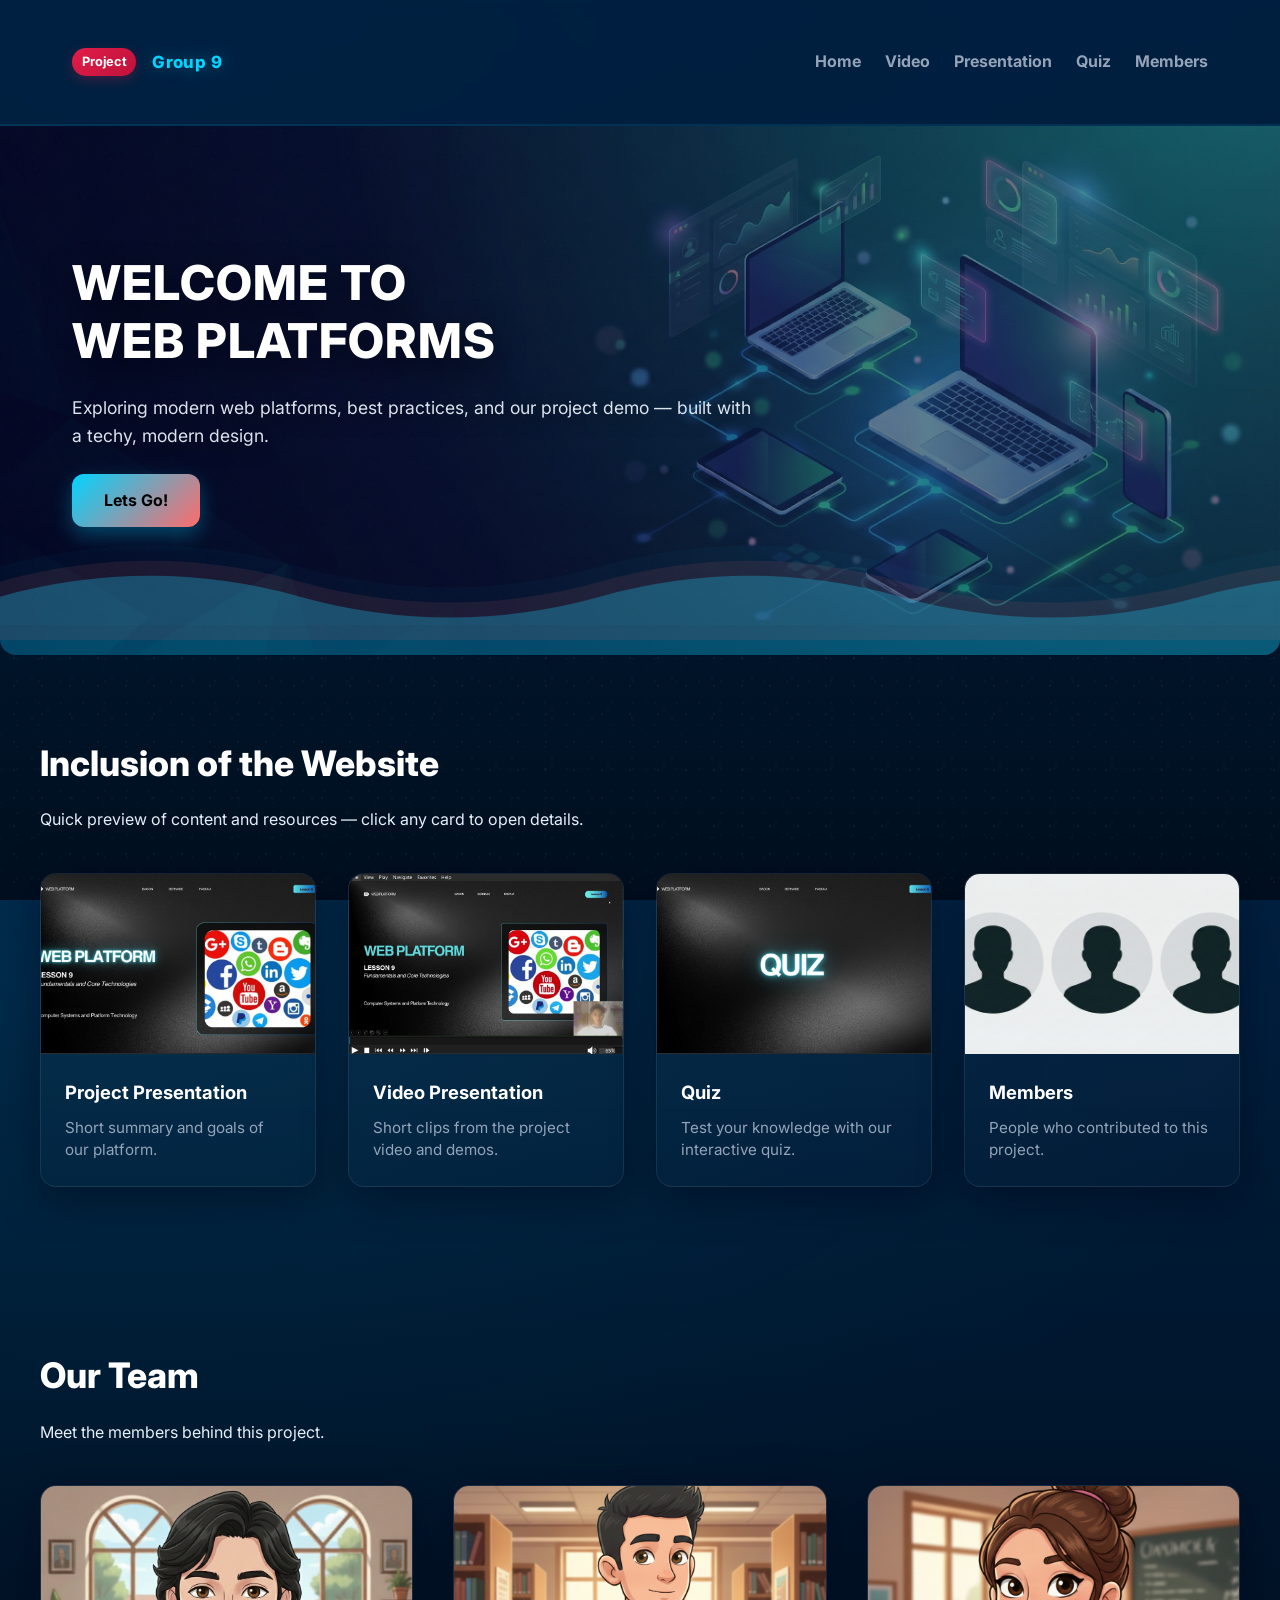
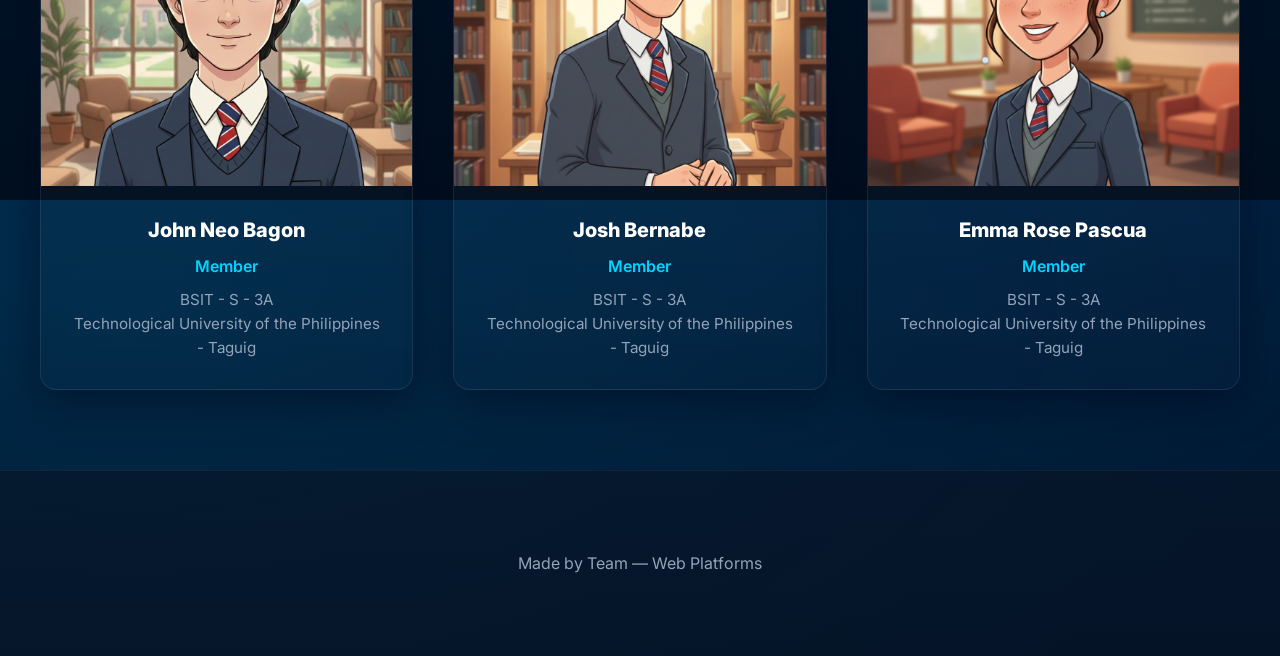
<file: index.html>
<!doctype html>
<html lang="en">
<head>
  <meta charset="utf-8">
  <meta name="viewport" content="width=device-width,initial-scale=1">
  <title>Web Platforms — Presentation & Report</title>
  <link href="https://fonts.googleapis.com/css2?family=Inter:wght@300;400;700;800&display=swap" rel="stylesheet">
  <link rel="stylesheet" href="style.css">
</head>
<body>
  <header class="topbar">
    <div class="container topbar-inner">
      <div class="brand">
        <span class="ribbon">Project</span>
        <div class="logo">Group 9</div>
      </div>
      <nav class="main-nav">
        <a href="index.html">Home</a>
        <a href="video.html">Video</a>
        <a href="report.html">Presentation</a>
        <a href="Quiz.html">Quiz</a>
        <a href="#presentation">Members</a>
      </nav>
    </div>
  </header>

  <main>
    <section class="hero" id="home">
      <div class="hero-overlay"></div>
      <div class="wave wave-1"></div>
      <div class="wave wave-2"></div>
      <div class="wave wave-3"></div>
      <div class="container hero-inner">
        <div class="hero-content">
          <h1>WELCOME TO</br> WEB PLATFORMS</h1>
          <p class="lead">Exploring modern web platforms, best practices, and our project demo — built with a techy, modern design.</p>
          <div class="hero-actions">
            <a class="cta" href="#gallery">Lets Go!</a>
          
          </div>
        </div>
      </div>
    </section>

    <section class="cards-section container" id="gallery">
      <h2>Inclusion of the Website</h2>
      <p class="muted">Quick preview of content and resources — click any card to open details.</p>

      <div class="cards-grid">
        <a href="report.html" class="card-link">
          <article class="card">
            <div class="card-media" style="background-image:url('assets/1.jpg');background-size:cover;background-position:center"></div>
            <div class="card-body">
              <h3>Project Presentation</h3>
              <p class="muted">Short summary and goals of our platform.</p>
            </div>
          </article>
        </a>

        <a href="video.html" class="card-link">
          <article class="card">
            <div class="card-media" style="background-image:url('assets/vidpres.jpg');background-size:cover;background-position:center"></div>
            <div class="card-body">
              <h3>Video Presentation</h3>
              <p class="muted">Short clips from the project video and demos.</p>
            </div>
          </article>
        </a>

        <a href="quiz.html" class="card-link">
        <article class="card">
          <div class="card-media" style="background-image:url('assets/45.jpg');background-size:cover;background-position:center"></div>
          <div class="card-body">
            <h3>Quiz</h3>
              <p class="muted">Test your knowledge with our interactive quiz.</p>
          </div>
        </article>

        <a href="#presentation" class="card-link">
          <article class="card">
            <div class="card-media" style="background-image:url('assets/prof.png');background-size:cover;background-position:center"></div>
            <div class="card-body">
              <h3>Members</h3>
              <p class="muted">People who contributed to this project.</p>
            </div>
          </article>
        </a>
      </div>
    </section>

    <section id="presentation" class="members-section container">
      <h2>Our Team</h2>
      <p class="muted">Meet the members behind this project.</p>
      
      <div class="members-grid">
        <article class="member-card">
          <div class="member-image">
            <img src="assets/neo1.png" alt="Team Member">
          </div>
          <div class="member-info">
            <h3 class="member-name">John Neo Bagon</h3>
            <p class="member-role">Member</p>
            <p class="member-section">BSIT - S - 3A</p>
             <p class="member-section">Technological University of the Philippines - Taguig</p>
          </div>
        </article>

        <article class="member-card">
          <div class="member-image">
            <img src="assets/josh.png" alt="Team Member">
          </div>
          <div class="member-info">
            <h3 class="member-name">Josh Bernabe</h3>
            <p class="member-role">Member</p>
            <p class="member-section">BSIT - S - 3A </p>
             <p class="member-section">Technological University of the Philippines - Taguig </p>
          </div>
        </article>

        <article class="member-card">
          <div class="member-image">
            <img src="assets/emma1.png" alt="Team Member">
          </div>
          <div class="member-info">
            <h3 class="member-name">Emma Rose Pascua</h3>
            <p class="member-role">Member</p>
            <p class="member-section">BSIT - S - 3A</p>
            <p class="member-section">Technological University of the Philippines - Taguig</p>
          </div>
        </article>
      </div>
    </section>
  </main>

  <footer class="site-footer">
    <div class="container">
      <p>Made by Team — Web Platforms</p>
    </div>
  </footer>

  <script src="script.js"></script>
</body>
</html>
</file>
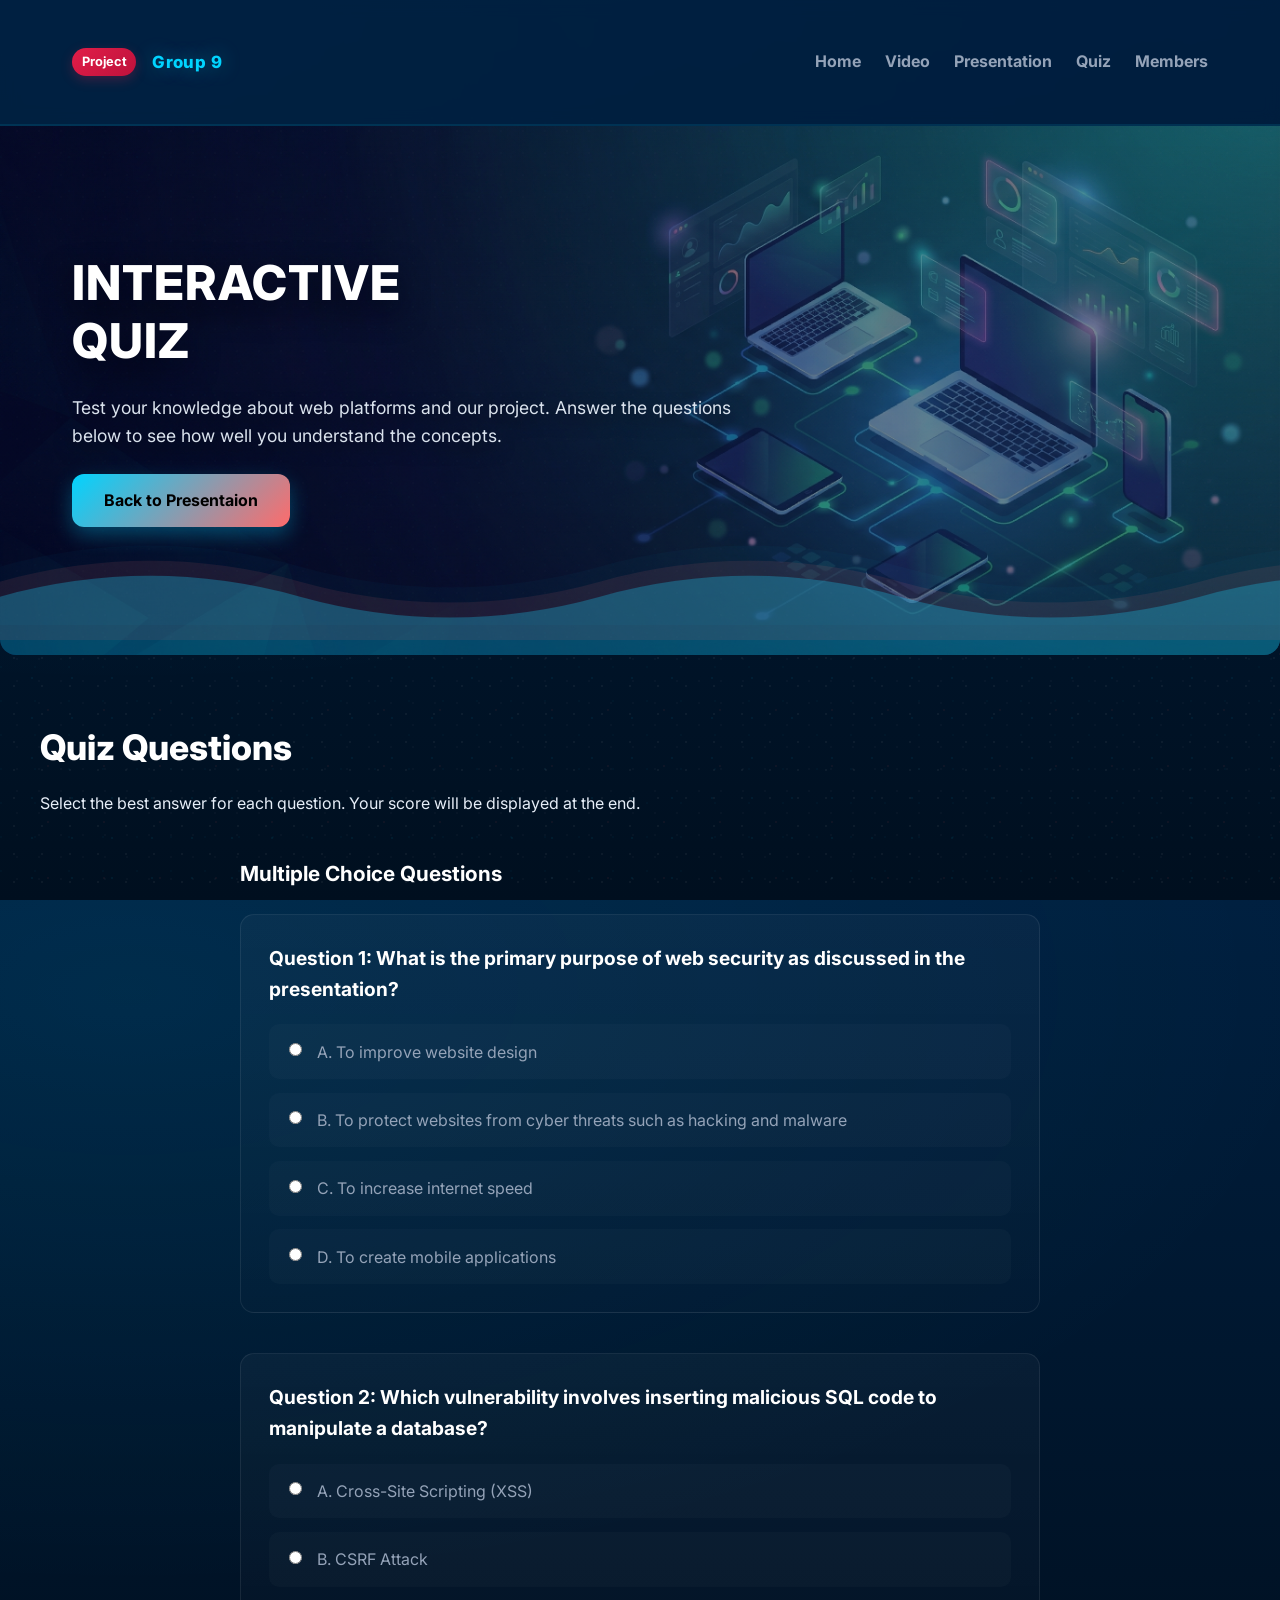
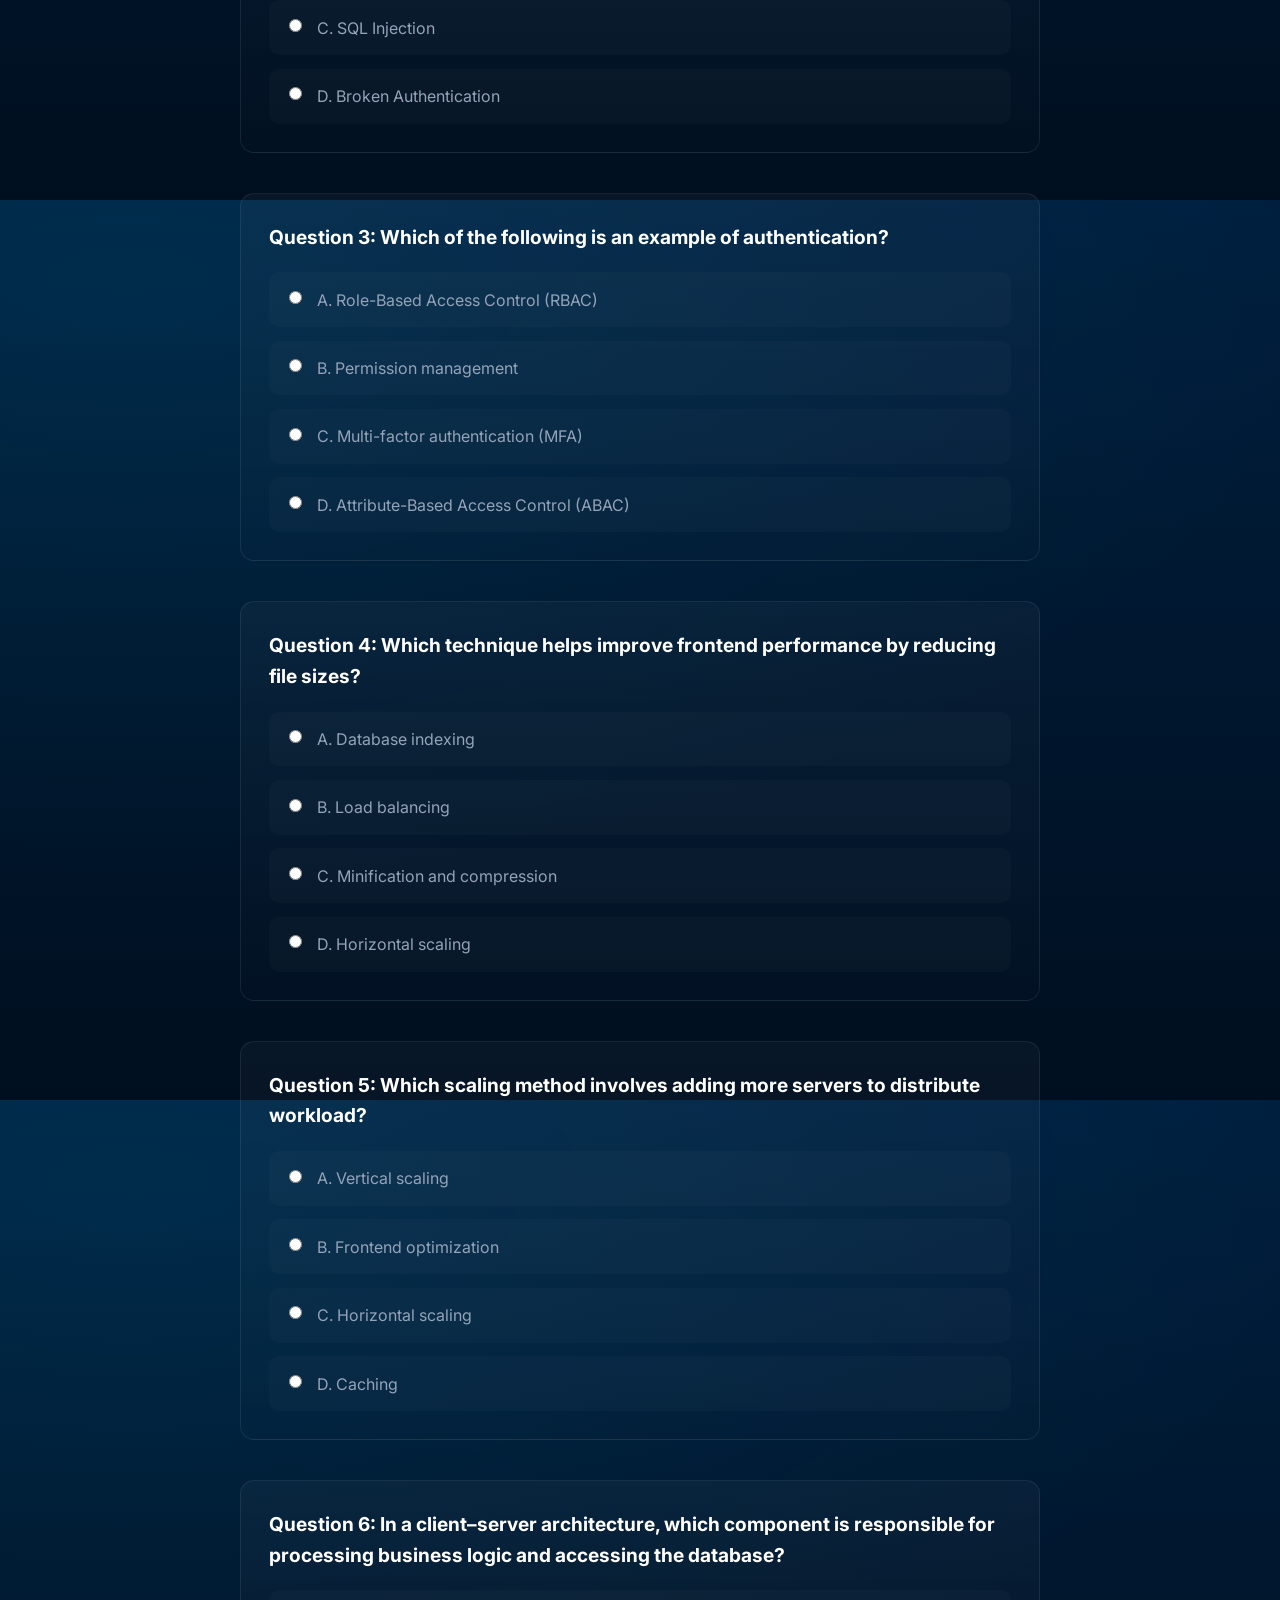
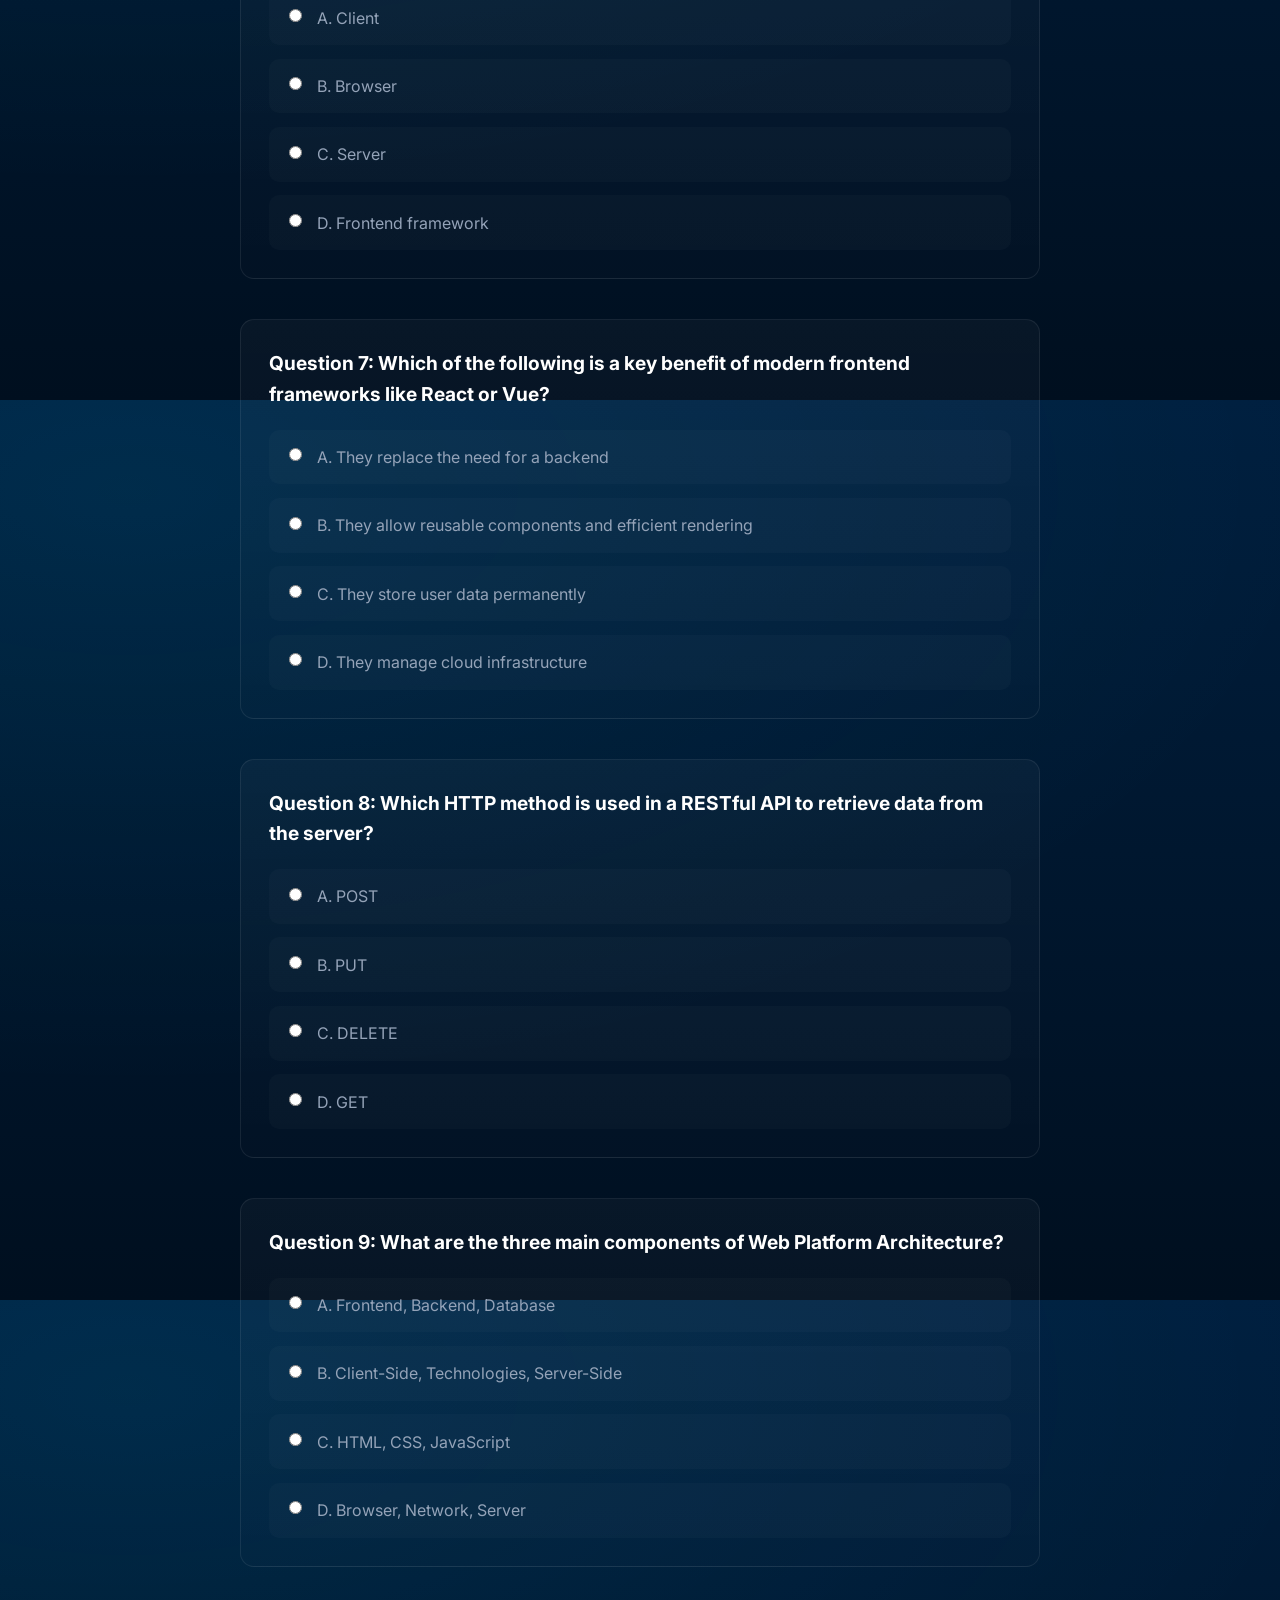
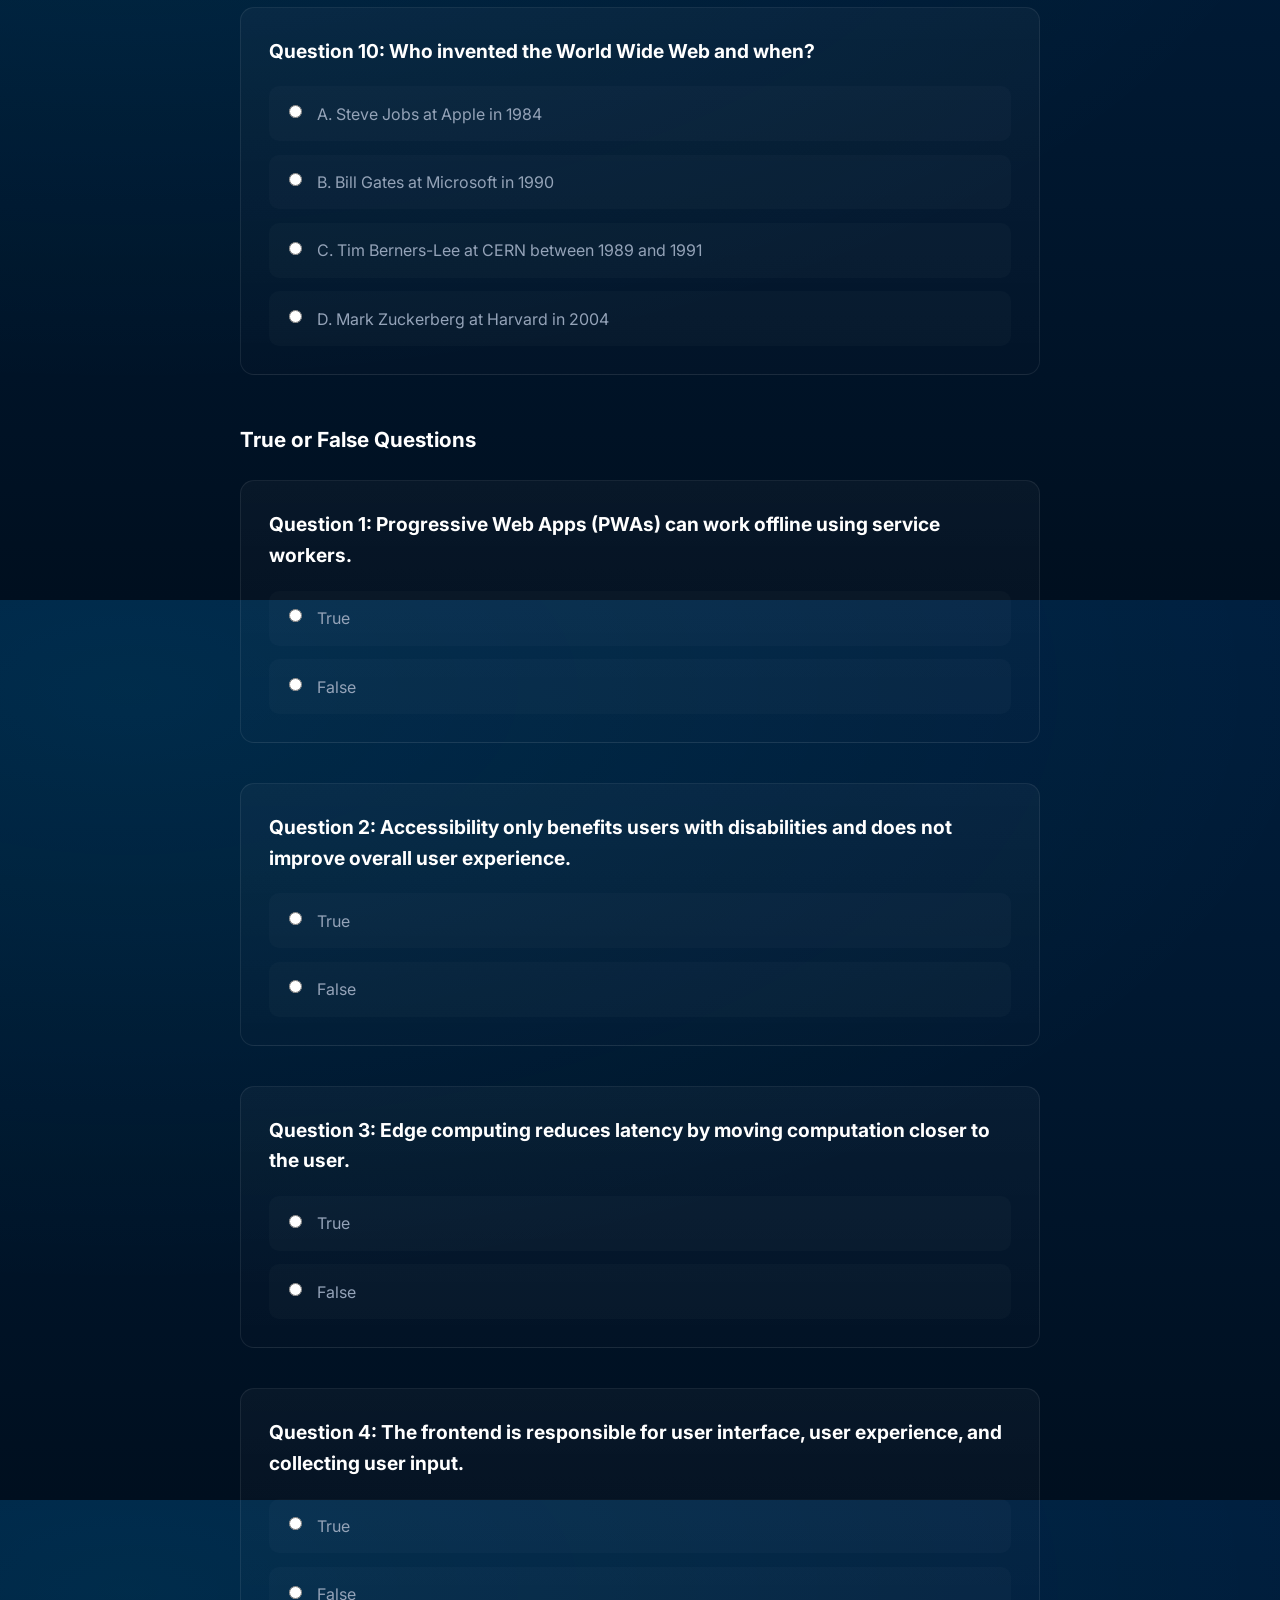
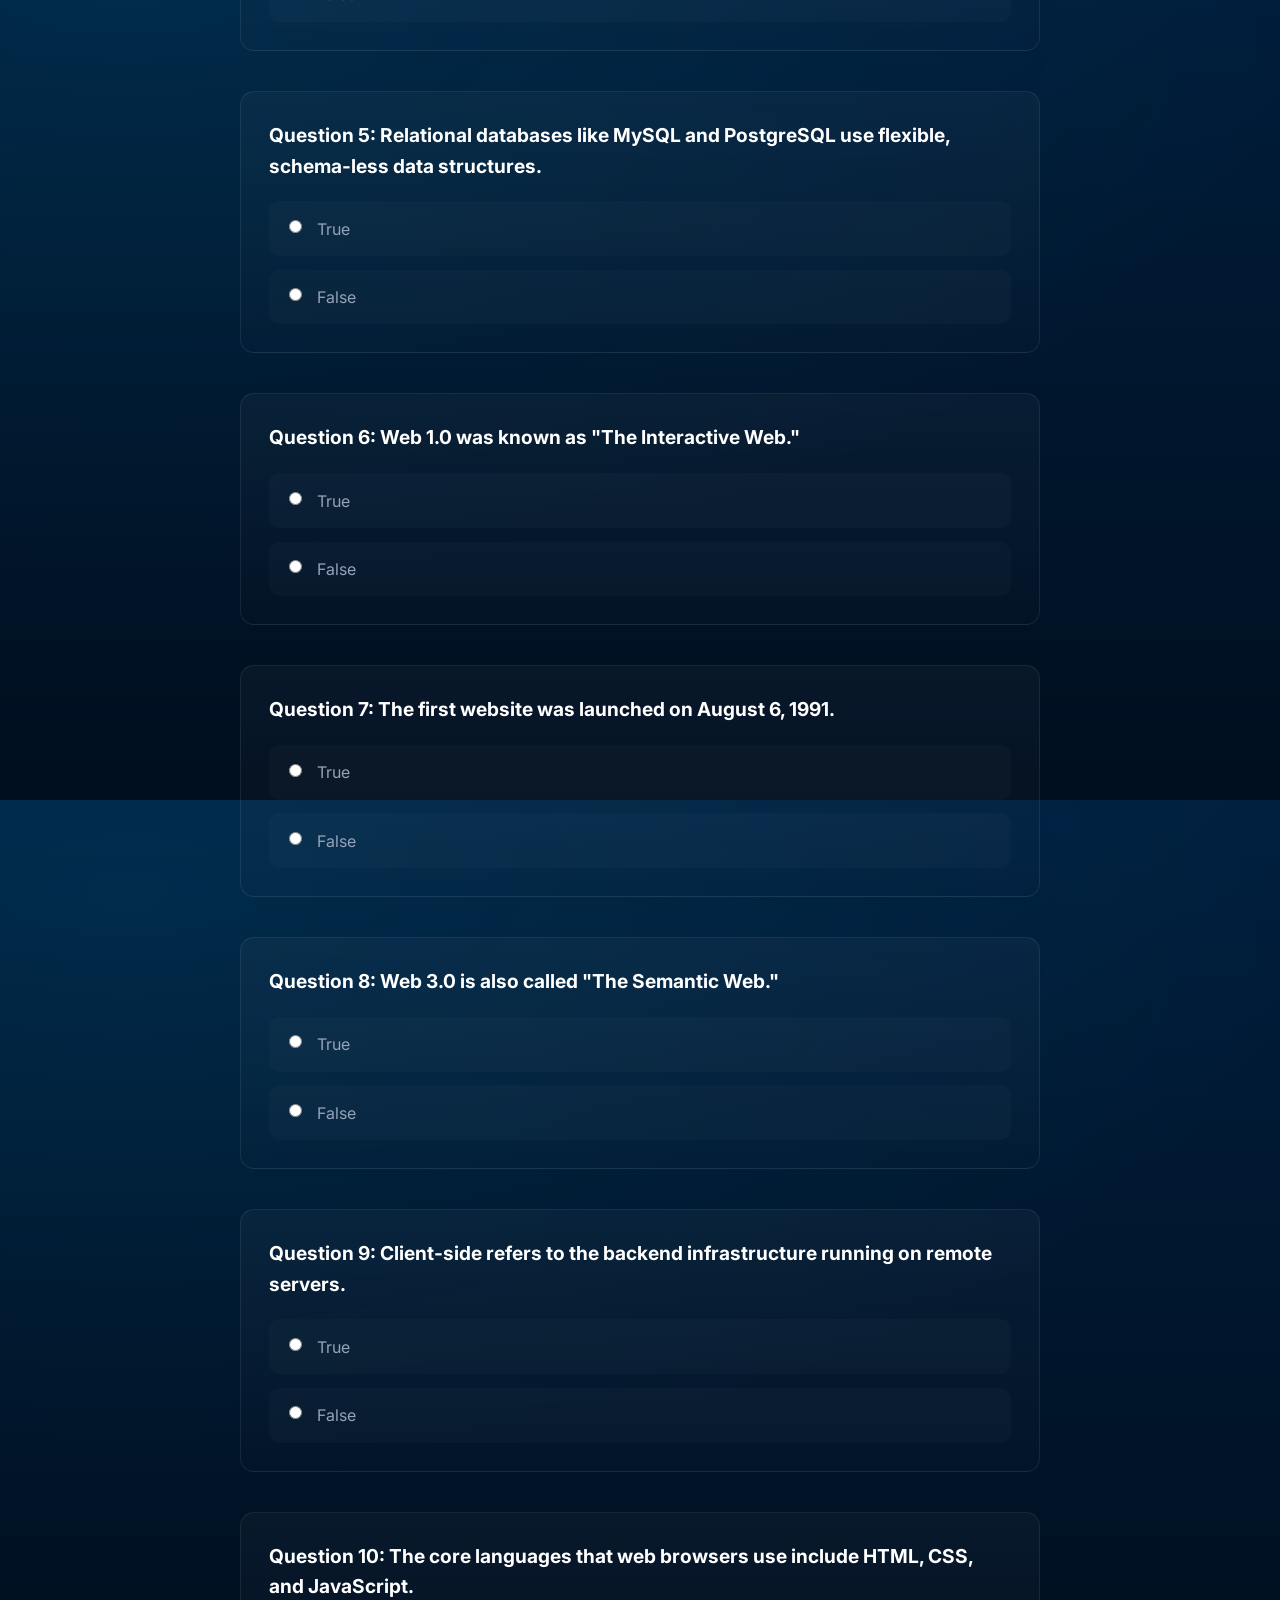
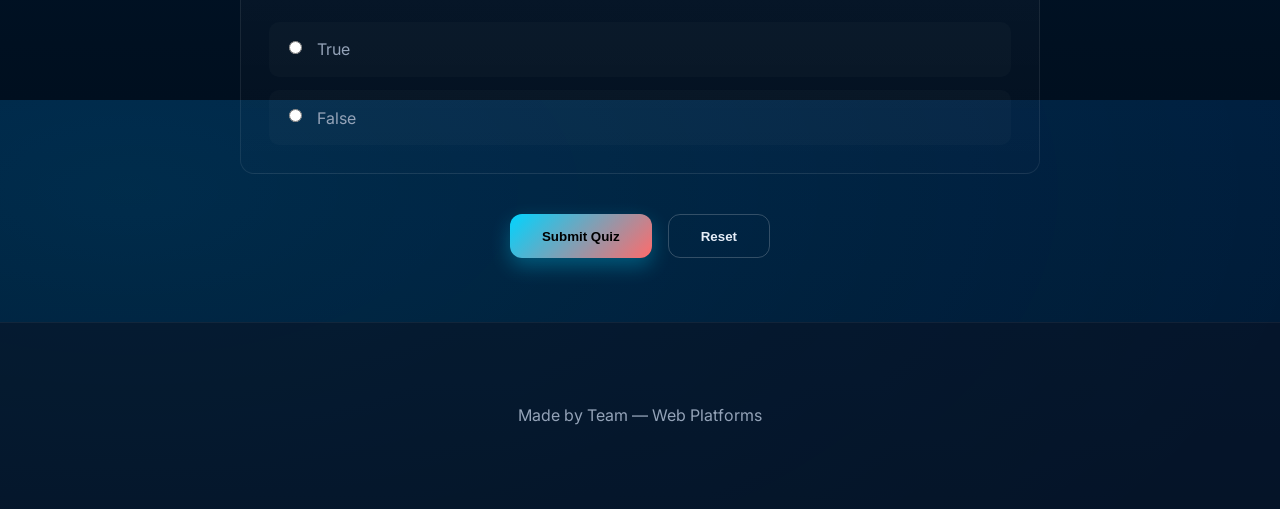
<file: quiz.html>
<!doctype html>
<html lang="en">
<head>
  <meta charset="utf-8">
  <meta name="viewport" content="width=device-width,initial-scale=1">
  <title>Quiz — Web Platforms</title>
  <link href="https://fonts.googleapis.com/css2?family=Inter:wght@300;400;700;800&display=swap" rel="stylesheet">
  <link rel="stylesheet" href="style.css">
</head>
<body>
  <header class="topbar">
    <div class="container topbar-inner">
      <div class="brand">
        <span class="ribbon">Project</span>
        <div class="logo">Group 9</div>
      </div>
      <nav class="main-nav">
        <a href="index.html">Home</a>
        <a href="video.html">Video</a>
        <a href="report.html">Presentation</a>
        <a href="Quiz.html">Quiz</a>
        <a href="index.html#presentation">Members</a>
      </nav>
    </div>
  </header>

  <main>
    <section class="hero" id="quiz">
      <div class="hero-overlay"></div>
      <div class="wave wave-1"></div>
      <div class="wave wave-2"></div>
      <div class="wave wave-3"></div>
      <div class="container hero-inner">
        <div class="hero-content">
          <h1>INTERACTIVE<br>QUIZ</h1>
          <p class="lead">Test your knowledge about web platforms and our project. Answer the questions below to see how well you understand the concepts.</p>
           <div class="hero-actions">
            <a class="cta" href="report.html">Back to Presentaion</a>
          </div>        
        </div>
      </div>
    </section>

    <section class="quiz-section container" style="padding:4rem 0">
      <h2>Quiz Questions</h2>
      <p class="muted">Select the best answer for each question. Your score will be displayed at the end.</p>

      <form id="quizForm" class="quiz-form">
        <h3 style="color:#fff;margin-bottom:1.5rem;font-size:1.3rem">Multiple Choice Questions</h3>
        
        <div class="quiz-question">
          <h3>Question 1: What is the primary purpose of web security as discussed in the presentation?</h3>
          <div class="quiz-options">
            <label class="quiz-option">
              <input type="radio" name="q1" value="a" required>
              <span>A. To improve website design</span>
            </label>
            <label class="quiz-option">
              <input type="radio" name="q1" value="b">
              <span>B. To protect websites from cyber threats such as hacking and malware</span>
            </label>
            <label class="quiz-option">
              <input type="radio" name="q1" value="c">
              <span>C. To increase internet speed</span>
            </label>
            <label class="quiz-option">
              <input type="radio" name="q1" value="d">
              <span>D. To create mobile applications</span>
            </label>
          </div>
        </div>

        <div class="quiz-question">
          <h3>Question 2: Which vulnerability involves inserting malicious SQL code to manipulate a database?</h3>
          <div class="quiz-options">
            <label class="quiz-option">
              <input type="radio" name="q2" value="a" required>
              <span>A. Cross-Site Scripting (XSS)</span>
            </label>
            <label class="quiz-option">
              <input type="radio" name="q2" value="b">
              <span>B. CSRF Attack</span>
            </label>
            <label class="quiz-option">
              <input type="radio" name="q2" value="c">
              <span>C. SQL Injection</span>
            </label>
            <label class="quiz-option">
              <input type="radio" name="q2" value="d">
              <span>D. Broken Authentication</span>
            </label>
          </div>
        </div>

        <div class="quiz-question">
          <h3>Question 3: Which of the following is an example of authentication?</h3>
          <div class="quiz-options">
            <label class="quiz-option">
              <input type="radio" name="q3" value="a" required>
              <span>A. Role-Based Access Control (RBAC)</span>
            </label>
            <label class="quiz-option">
              <input type="radio" name="q3" value="b">
              <span>B. Permission management</span>
            </label>
            <label class="quiz-option">
              <input type="radio" name="q3" value="c">
              <span>C. Multi-factor authentication (MFA)</span>
            </label>
            <label class="quiz-option">
              <input type="radio" name="q3" value="d">
              <span>D. Attribute-Based Access Control (ABAC)</span>
            </label>
          </div>
        </div>

        <div class="quiz-question">
          <h3>Question 4: Which technique helps improve frontend performance by reducing file sizes?</h3>
          <div class="quiz-options">
            <label class="quiz-option">
              <input type="radio" name="q4" value="a" required>
              <span>A. Database indexing</span>
            </label>
            <label class="quiz-option">
              <input type="radio" name="q4" value="b">
              <span>B. Load balancing</span>
            </label>
            <label class="quiz-option">
              <input type="radio" name="q4" value="c">
              <span>C. Minification and compression</span>
            </label>
            <label class="quiz-option">
              <input type="radio" name="q4" value="d">
              <span>D. Horizontal scaling</span>
            </label>
          </div>
        </div>

        <div class="quiz-question">
          <h3>Question 5: Which scaling method involves adding more servers to distribute workload?</h3>
          <div class="quiz-options">
            <label class="quiz-option">
              <input type="radio" name="q5" value="a" required>
              <span>A. Vertical scaling</span>
            </label>
            <label class="quiz-option">
              <input type="radio" name="q5" value="b">
              <span>B. Frontend optimization</span>
            </label>
            <label class="quiz-option">
              <input type="radio" name="q5" value="c">
              <span>C. Horizontal scaling</span>
            </label>
            <label class="quiz-option">
              <input type="radio" name="q5" value="d">
              <span>D. Caching</span>
            </label>
          </div>
        </div>

        <div class="quiz-question">
          <h3>Question 6: In a client–server architecture, which component is responsible for processing business logic and accessing the database?</h3>
          <div class="quiz-options">
            <label class="quiz-option">
              <input type="radio" name="q6" value="a" required>
              <span>A. Client</span>
            </label>
            <label class="quiz-option">
              <input type="radio" name="q6" value="b">
              <span>B. Browser</span>
            </label>
            <label class="quiz-option">
              <input type="radio" name="q6" value="c">
              <span>C. Server</span>
            </label>
            <label class="quiz-option">
              <input type="radio" name="q6" value="d">
              <span>D. Frontend framework</span>
            </label>
          </div>
        </div>

        <div class="quiz-question">
          <h3>Question 7: Which of the following is a key benefit of modern frontend frameworks like React or Vue?</h3>
          <div class="quiz-options">
            <label class="quiz-option">
              <input type="radio" name="q7" value="a" required>
              <span>A. They replace the need for a backend</span>
            </label>
            <label class="quiz-option">
              <input type="radio" name="q7" value="b">
              <span>B. They allow reusable components and efficient rendering</span>
            </label>
            <label class="quiz-option">
              <input type="radio" name="q7" value="c">
              <span>C. They store user data permanently</span>
            </label>
            <label class="quiz-option">
              <input type="radio" name="q7" value="d">
              <span>D. They manage cloud infrastructure</span>
            </label>
          </div>
        </div>

        <div class="quiz-question">
          <h3>Question 8: Which HTTP method is used in a RESTful API to retrieve data from the server?</h3>
          <div class="quiz-options">
            <label class="quiz-option">
              <input type="radio" name="q8" value="a" required>
              <span>A. POST</span>
            </label>
            <label class="quiz-option">
              <input type="radio" name="q8" value="b">
              <span>B. PUT</span>
            </label>
            <label class="quiz-option">
              <input type="radio" name="q8" value="c">
              <span>C. DELETE</span>
            </label>
            <label class="quiz-option">
              <input type="radio" name="q8" value="d">
              <span>D. GET</span>
            </label>
          </div>
        </div>

        <div class="quiz-question">
          <h3>Question 9: What are the three main components of Web Platform Architecture?</h3>
          <div class="quiz-options">
            <label class="quiz-option">
              <input type="radio" name="q9" value="a" required>
              <span>A. Frontend, Backend, Database</span>
            </label>
            <label class="quiz-option">
              <input type="radio" name="q9" value="b">
              <span>B. Client-Side, Technologies, Server-Side</span>
            </label>
            <label class="quiz-option">
              <input type="radio" name="q9" value="c">
              <span>C. HTML, CSS, JavaScript</span>
            </label>
            <label class="quiz-option">
              <input type="radio" name="q9" value="d">
              <span>D. Browser, Network, Server</span>
            </label>
          </div>
        </div>

        <div class="quiz-question">
          <h3>Question 10: Who invented the World Wide Web and when?</h3>
          <div class="quiz-options">
            <label class="quiz-option">
              <input type="radio" name="q10" value="a" required>
              <span>A. Steve Jobs at Apple in 1984</span>
            </label>
            <label class="quiz-option">
              <input type="radio" name="q10" value="b">
              <span>B. Bill Gates at Microsoft in 1990</span>
            </label>
            <label class="quiz-option">
              <input type="radio" name="q10" value="c">
              <span>C. Tim Berners-Lee at CERN between 1989 and 1991</span>
            </label>
            <label class="quiz-option">
              <input type="radio" name="q10" value="d">
              <span>D. Mark Zuckerberg at Harvard in 2004</span>
            </label>
          </div>
        </div>

        <h3 style="color:#fff;margin:3rem 0 1.5rem;font-size:1.3rem">True or False Questions</h3>

        <div class="quiz-question">
          <h3>Question 1: Progressive Web Apps (PWAs) can work offline using service workers.</h3>
          <div class="quiz-options">
            <label class="quiz-option">
              <input type="radio" name="tf1" value="true" required>
              <span>True</span>
            </label>
            <label class="quiz-option">
              <input type="radio" name="tf1" value="false">
              <span>False</span>
            </label>
          </div>
        </div>

        <div class="quiz-question">
          <h3>Question 2: Accessibility only benefits users with disabilities and does not improve overall user experience.</h3>
          <div class="quiz-options">
            <label class="quiz-option">
              <input type="radio" name="tf2" value="true" required>
              <span>True</span>
            </label>
            <label class="quiz-option">
              <input type="radio" name="tf2" value="false">
              <span>False</span>
            </label>
          </div>
        </div>

        <div class="quiz-question">
          <h3>Question 3: Edge computing reduces latency by moving computation closer to the user.</h3>
          <div class="quiz-options">
            <label class="quiz-option">
              <input type="radio" name="tf3" value="true" required>
              <span>True</span>
            </label>
            <label class="quiz-option">
              <input type="radio" name="tf3" value="false">
              <span>False</span>
            </label>
          </div>
        </div>

        <div class="quiz-question">
          <h3>Question 4: The frontend is responsible for user interface, user experience, and collecting user input.</h3>
          <div class="quiz-options">
            <label class="quiz-option">
              <input type="radio" name="tf4" value="true" required>
              <span>True</span>
            </label>
            <label class="quiz-option">
              <input type="radio" name="tf4" value="false">
              <span>False</span>
            </label>
          </div>
        </div>

        <div class="quiz-question">
          <h3>Question 5: Relational databases like MySQL and PostgreSQL use flexible, schema-less data structures.</h3>
          <div class="quiz-options">
            <label class="quiz-option">
              <input type="radio" name="tf5" value="true" required>
              <span>True</span>
            </label>
            <label class="quiz-option">
              <input type="radio" name="tf5" value="false">
              <span>False</span>
            </label>
          </div>
        </div>

        <div class="quiz-question">
          <h3>Question 6: Web 1.0 was known as "The Interactive Web."</h3>
          <div class="quiz-options">
            <label class="quiz-option">
              <input type="radio" name="tf6" value="true" required>
              <span>True</span>
            </label>
            <label class="quiz-option">
              <input type="radio" name="tf6" value="false">
              <span>False</span>
            </label>
          </div>
        </div>

        <div class="quiz-question">
          <h3>Question 7: The first website was launched on August 6, 1991.</h3>
          <div class="quiz-options">
            <label class="quiz-option">
              <input type="radio" name="tf7" value="true" required>
              <span>True</span>
            </label>
            <label class="quiz-option">
              <input type="radio" name="tf7" value="false">
              <span>False</span>
            </label>
          </div>
        </div>

        <div class="quiz-question">
          <h3>Question 8: Web 3.0 is also called "The Semantic Web."</h3>
          <div class="quiz-options">
            <label class="quiz-option">
              <input type="radio" name="tf8" value="true" required>
              <span>True</span>
            </label>
            <label class="quiz-option">
              <input type="radio" name="tf8" value="false">
              <span>False</span>
            </label>
          </div>
        </div>

        <div class="quiz-question">
          <h3>Question 9: Client-side refers to the backend infrastructure running on remote servers.</h3>
          <div class="quiz-options">
            <label class="quiz-option">
              <input type="radio" name="tf9" value="true" required>
              <span>True</span>
            </label>
            <label class="quiz-option">
              <input type="radio" name="tf9" value="false">
              <span>False</span>
            </label>
          </div>
        </div>

        <div class="quiz-question">
          <h3>Question 10: The core languages that web browsers use include HTML, CSS, and JavaScript.</h3>
          <div class="quiz-options">
            <label class="quiz-option">
              <input type="radio" name="tf10" value="true" required>
              <span>True</span>
            </label>
            <label class="quiz-option">
              <input type="radio" name="tf10" value="false">
              <span>False</span>
            </label>
          </div>
        </div>

        <div class="quiz-actions">
          <button type="submit" class="cta">Submit Quiz</button>
          <button type="reset" class="cta ghost">Reset</button>
        </div>
      </form>

      <div id="quizResults" class="quiz-results" style="display:none;margin-top:2rem;padding:1.5rem;background:linear-gradient(180deg,rgba(255,255,255,0.02),transparent);border-radius:14px;border:1px solid rgba(255,255,255,0.05)">
        <h3>Your Results</h3>
        <p id="scoreDisplay" class="muted" style="margin-bottom:2rem;font-size:1.2rem"></p>
        <div id="answerKey"></div>
      </div>
    </section>
  </main>

  <footer class="site-footer">
    <div class="container">
      <p>Made by Team — Web Platforms</p>
    </div>
  </footer>

  <script>
    document.getElementById('quizForm').addEventListener('submit', function(e) {
      e.preventDefault();
      
      const answers = {
        q1: document.querySelector('input[name="q1"]:checked')?.value,
        q2: document.querySelector('input[name="q2"]:checked')?.value,
        q3: document.querySelector('input[name="q3"]:checked')?.value,
        q4: document.querySelector('input[name="q4"]:checked')?.value,
        q5: document.querySelector('input[name="q5"]:checked')?.value,
        q6: document.querySelector('input[name="q6"]:checked')?.value,
        q7: document.querySelector('input[name="q7"]:checked')?.value,
        q8: document.querySelector('input[name="q8"]:checked')?.value,
        q9: document.querySelector('input[name="q9"]:checked')?.value,
        q10: document.querySelector('input[name="q10"]:checked')?.value,
        tf1: document.querySelector('input[name="tf1"]:checked')?.value,
        tf2: document.querySelector('input[name="tf2"]:checked')?.value,
        tf3: document.querySelector('input[name="tf3"]:checked')?.value,
        tf4: document.querySelector('input[name="tf4"]:checked')?.value,
        tf5: document.querySelector('input[name="tf5"]:checked')?.value,
        tf6: document.querySelector('input[name="tf6"]:checked')?.value,
        tf7: document.querySelector('input[name="tf7"]:checked')?.value,
        tf8: document.querySelector('input[name="tf8"]:checked')?.value,
        tf9: document.querySelector('input[name="tf9"]:checked')?.value,
        tf10: document.querySelector('input[name="tf10"]:checked')?.value
      };

      const correctAnswers = { 
        q1: 'b', q2: 'c', q3: 'c', q4: 'c', q5: 'c', 
        q6: 'c', q7: 'b', q8: 'd', q9: 'b', q10: 'c',
        tf1: 'true', tf2: 'false', tf3: 'true', tf4: 'true', tf5: 'false',
        tf6: 'false', tf7: 'true', tf8: 'true', tf9: 'false', tf10: 'true'
      };

      const answerLabels = {
        q1: { a: 'A. To improve website design', b: 'B. To protect websites from cyber threats such as hacking and malware', c: 'C. To increase internet speed', d: 'D. To create mobile applications' },
        q2: { a: 'A. Cross-Site Scripting (XSS)', b: 'B. CSRF Attack', c: 'C. SQL Injection', d: 'D. Broken Authentication' },
        q3: { a: 'A. Role-Based Access Control (RBAC)', b: 'B. Permission management', c: 'C. Multi-factor authentication (MFA)', d: 'D. Attribute-Based Access Control (ABAC)' },
        q4: { a: 'A. Database indexing', b: 'B. Load balancing', c: 'C. Minification and compression', d: 'D. Horizontal scaling' },
        q5: { a: 'A. Vertical scaling', b: 'B. Frontend optimization', c: 'C. Horizontal scaling', d: 'D. Caching' },
        q6: { a: 'A. Client', b: 'B. Browser', c: 'C. Server', d: 'D. Frontend framework' },
        q7: { a: 'A. They replace the need for a backend', b: 'B. They allow reusable components and efficient rendering', c: 'C. They store user data permanently', d: 'D. They manage cloud infrastructure' },
        q8: { a: 'A. POST', b: 'B. PUT', c: 'C. DELETE', d: 'D. GET' },
        q9: { a: 'A. Frontend, Backend, Database', b: 'B. Client-Side, Technologies, Server-Side', c: 'C. HTML, CSS, JavaScript', d: 'D. Browser, Network, Server' },
        q10: { a: 'A. Steve Jobs at Apple in 1984', b: 'B. Bill Gates at Microsoft in 1990', c: 'C. Tim Berners-Lee at CERN between 1989 and 1991', d: 'D. Mark Zuckerberg at Harvard in 2004' }
      };

      const questionTexts = {
        q1: 'What is the primary purpose of web security as discussed in the presentation?',
        q2: 'Which vulnerability involves inserting malicious SQL code to manipulate a database?',
        q3: 'Which of the following is an example of authentication?',
        q4: 'Which technique helps improve frontend performance by reducing file sizes?',
        q5: 'Which scaling method involves adding more servers to distribute workload?',
        q6: 'In a client–server architecture, which component is responsible for processing business logic and accessing the database?',
        q7: 'Which of the following is a key benefit of modern frontend frameworks like React or Vue?',
        q8: 'Which HTTP method is used in a RESTful API to retrieve data from the server?',
        q9: 'What are the three main components of Web Platform Architecture?',
        q10: 'Who invented the World Wide Web and when?',
        tf1: 'Progressive Web Apps (PWAs) can work offline using service workers.',
        tf2: 'Accessibility only benefits users with disabilities and does not improve overall user experience.',
        tf3: 'Edge computing reduces latency by moving computation closer to the user.',
        tf4: 'The frontend is responsible for user interface, user experience, and collecting user input.',
        tf5: 'Relational databases like MySQL and PostgreSQL use flexible, schema-less data structures.',
        tf6: 'Web 1.0 was known as "The Interactive Web."',
        tf7: 'The first website was launched on August 6, 1991.',
        tf8: 'Web 3.0 is also called "The Semantic Web."',
        tf9: 'Client-side refers to the backend infrastructure running on remote servers.',
        tf10: 'The core languages that web browsers use include HTML, CSS, and JavaScript.'
      };
      
      let score = 0;
      let total = Object.keys(correctAnswers).length;

      for (let q in correctAnswers) {
        if (answers[q] === correctAnswers[q]) {
          score++;
        }
      }

      const percentage = Math.round((score / total) * 100);
      const resultsDiv = document.getElementById('quizResults');
      const scoreDisplay = document.getElementById('scoreDisplay');
      const answerKeyDiv = document.getElementById('answerKey');
      
      scoreDisplay.textContent = `You scored ${score} out of ${total} (${percentage}%)`;
      
      // Build answer key
      let answerKeyHTML = '<h4 style="color:#fff;margin-top:2rem;margin-bottom:1rem;font-size:1.2rem">Answer Key</h4>';
      
      // Multiple choice questions
      answerKeyHTML += '<div style="margin-bottom:2rem"><h5 style="color:var(--accent);margin-bottom:1rem">Multiple Choice Questions</h5>';
      for (let i = 1; i <= 10; i++) {
        const qId = 'q' + i;
        const userAnswer = answers[qId];
        const correctAnswer = correctAnswers[qId];
        const isCorrect = userAnswer === correctAnswer;
        
        let userAnswerText = '';
        if (userAnswer) {
          userAnswerText = answerLabels[qId] ? answerLabels[qId][userAnswer] : userAnswer.toUpperCase();
        } else {
          userAnswerText = 'Not answered';
        }
        
        const correctAnswerText = answerLabels[qId] ? answerLabels[qId][correctAnswer] : correctAnswer.toUpperCase();
        
        answerKeyHTML += `
          <div class="answer-item" style="margin-bottom:1.5rem;padding:1rem;background:rgba(255,255,255,0.02);border-radius:8px;border-left:3px solid ${isCorrect ? '#4fd1c5' : '#e11d48'}">
            <div style="font-weight:700;color:#fff;margin-bottom:0.5rem">Question ${i}: ${questionTexts[qId]}</div>
            <div style="margin-bottom:0.5rem">
              <span style="color:${isCorrect ? '#4fd1c5' : '#e11d48'}">${isCorrect ? '✓' : '✗'}</span>
              <span style="color:var(--muted);margin-left:0.5rem">Your answer: ${userAnswerText}</span>
            </div>
            <div style="color:#4fd1c5">Correct answer: ${correctAnswerText}</div>
          </div>
        `;
      }
      answerKeyHTML += '</div>';
      
      // True/False questions
      answerKeyHTML += '<div><h5 style="color:var(--accent);margin-bottom:1rem">True or False Questions</h5>';
      for (let i = 1; i <= 10; i++) {
        const qId = 'tf' + i;
        const userAnswer = answers[qId];
        const correctAnswer = correctAnswers[qId];
        const isCorrect = userAnswer === correctAnswer;
        
        const userAnswerText = userAnswer ? (userAnswer === 'true' ? 'True' : 'False') : 'Not answered';
        const correctAnswerText = correctAnswer === 'true' ? 'True' : 'False';
        
        answerKeyHTML += `
          <div class="answer-item" style="margin-bottom:1.5rem;padding:1rem;background:rgba(255,255,255,0.02);border-radius:8px;border-left:3px solid ${isCorrect ? '#4fd1c5' : '#e11d48'}">
            <div style="font-weight:700;color:#fff;margin-bottom:0.5rem">Question ${i}: ${questionTexts[qId]}</div>
            <div style="margin-bottom:0.5rem">
              <span style="color:${isCorrect ? '#4fd1c5' : '#e11d48'}">${isCorrect ? '✓' : '✗'}</span>
              <span style="color:var(--muted);margin-left:0.5rem">Your answer: ${userAnswerText}</span>
            </div>
            <div style="color:#4fd1c5">Correct answer: ${correctAnswerText}</div>
          </div>
        `;
      }
      answerKeyHTML += '</div>';
      
      answerKeyDiv.innerHTML = answerKeyHTML;
      resultsDiv.style.display = 'block';
      resultsDiv.scrollIntoView({ behavior: 'smooth', block: 'nearest' });
    });
  </script>
  <script src="script.js"></script>
</body>
</html>
</file>
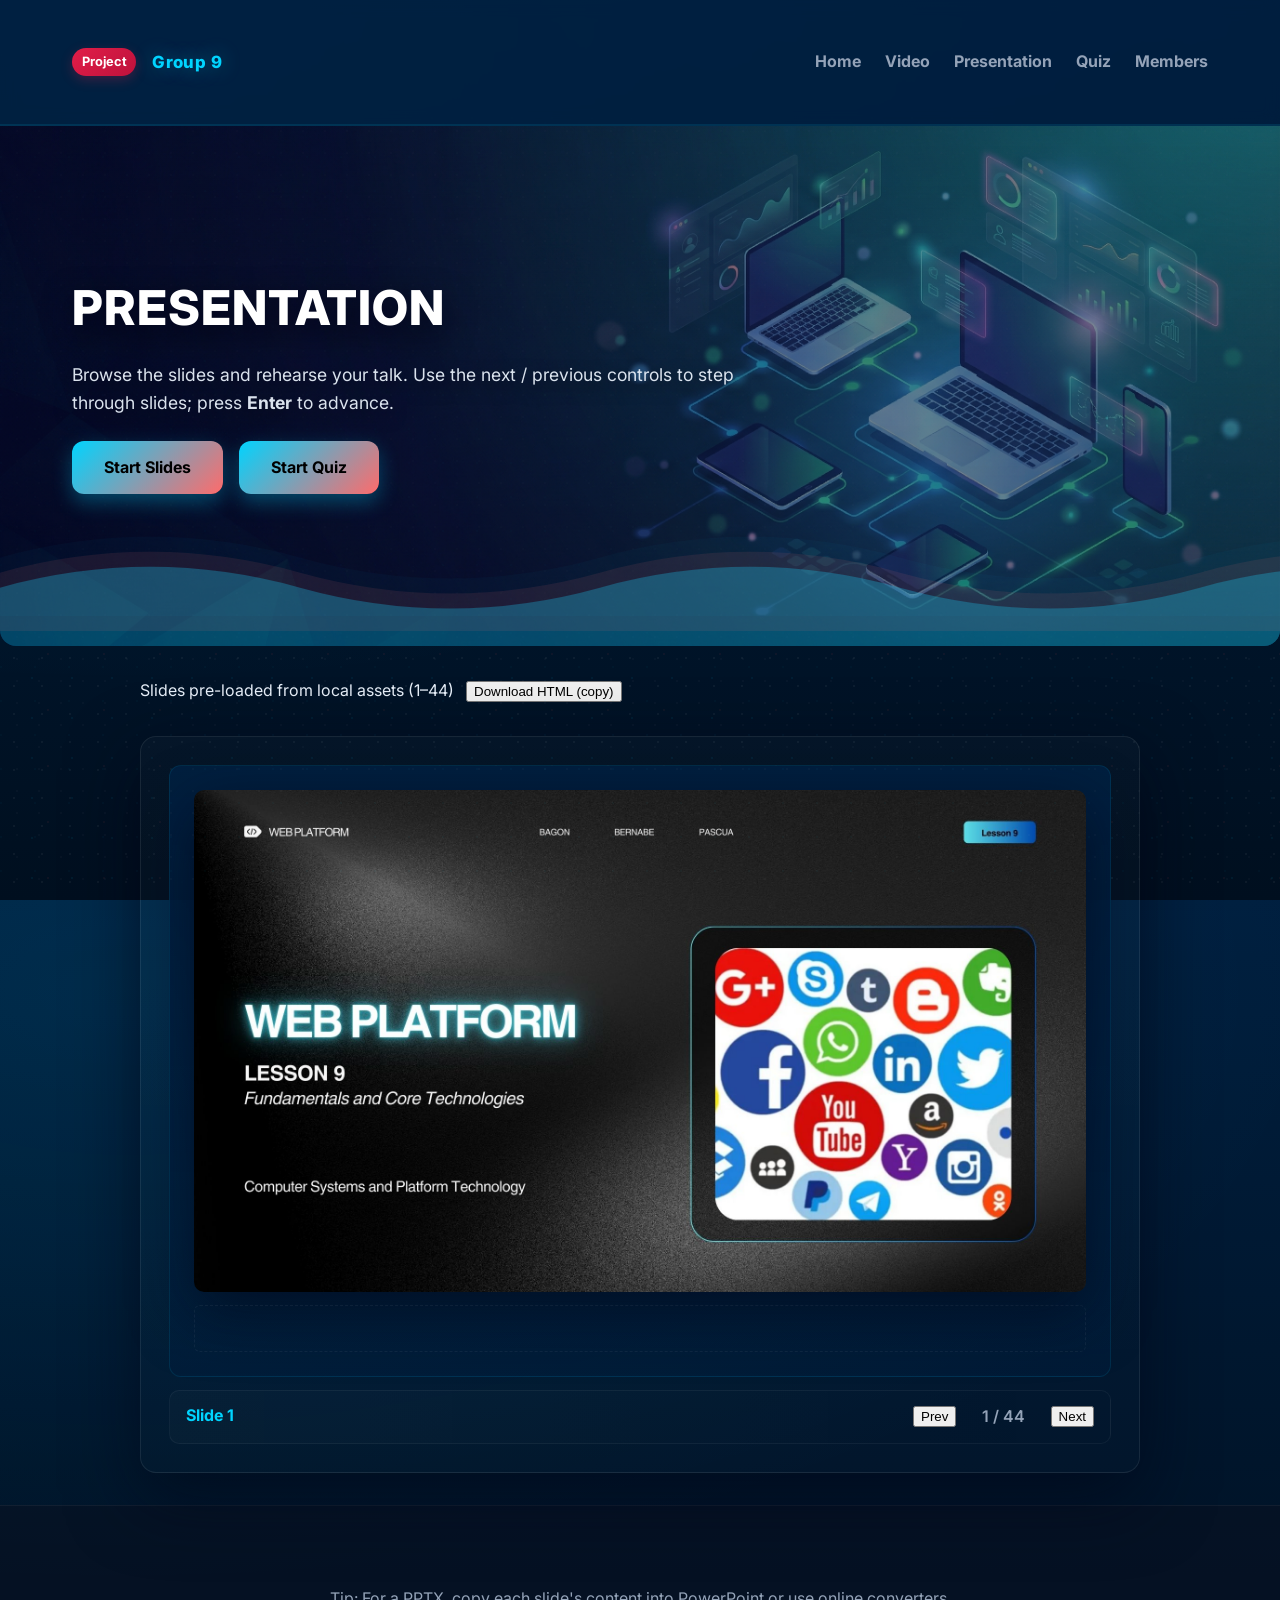
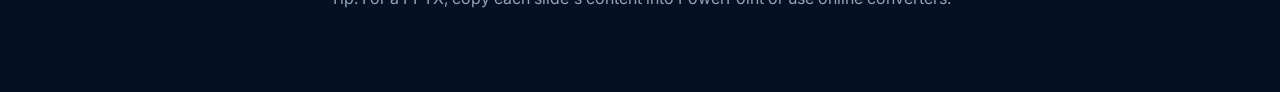
<file: report.html>
<!doctype html>
<html lang="en">
<head>
  <meta charset="utf-8">
  <meta name="viewport" content="width=device-width,initial-scale=1">
  <title>Report — Web Platforms</title>
  <link href="https://fonts.googleapis.com/css2?family=Inter:wght@300;400;700;800&display=swap" rel="stylesheet">
  <link rel="stylesheet" href="style.css">
</head>
<body>
  <header class="topbar">
    <div class="container topbar-inner">
      <div class="brand">
        <span class="ribbon">Project</span>
        <div class="logo">Group 9</div>
      </div>
      <nav class="main-nav">
        <a href="index.html">Home</a>
        <a href="video.html">Video</a>
        <a href="report.html">Presentation</a>
        <a href="Quiz.html">Quiz</a>
        <a href="index.html#presentation">Members</a>
      </nav>
    </div>
  </header>

  <main>
    <section class="hero" id="presentation">
      <div class="hero-overlay"></div>
      <div class="wave wave-1"></div>
      <div class="wave wave-2"></div>
      <div class="wave wave-3"></div>
      <div class="container hero-inner">
        <div class="hero-content">
          <h1>PRESENTATION</h1>
          <p class="lead">Browse the slides and rehearse your talk. Use the next / previous controls to step through slides; press <strong>Enter</strong> to advance.</p>
          <div class="hero-actions">
            <a class="cta" href="#slidesViewer">Start Slides</a>
            <a class="cta" href="quiz.html">Start  Quiz</a>
          </div>
        </div>
      </div>
    </section>

    <section class="slides">


      <div class="import-controls">
        <span class="muted">Slides pre-loaded from local assets (1–44)</span>
        <button class="btn" id="export">Download HTML (copy)</button>
      </div>

      <div class="slides-viewer" id="slidesViewer">
        <div class="slide-frame" id="slideFrame" aria-live="polite">
          <div class="slide-inner" id="slideInner"></div>
          <div class="slide-meta" id="slideMeta">
            <div class="meta-text">
              <div class="title">Slide 0</div>
              <div class="desc muted">No notes</div>
            </div>
            <div class="meta-controls">
              <button class="btn" id="prev">Prev</button>
              <div id="slideIndicator" class="muted" style="margin:0 .8rem">0 / 0</div>
              <button class="btn primary" id="next">Next</button>
            </div>
          </div>
        </div>
      </div>

      <!-- Practice questions modal -->
      <div id="practiceModal" class="modal" aria-hidden="true">
        <div class="modal-content">
          <button class="modal-close" id="closePractice">✕</button>
          <h3>Practice Questions</h3>
          <ol>
            <li>What is the core problem the project solves?</li>
            <li>Describe your approach in 2 sentences.</li>
            <li>What metrics or evidence show success?</li>
          </ol>
          <p class="muted">Use these to rehearse speaking points. Replace with your own questions if needed.</p>
        </div>
      </div>
    </section>
  </main>

  <footer class="site-footer">
    <div class="container">
      <p class="muted">Tip: For a PPTX, copy each slide's content into PowerPoint or use online converters.</p>
    </div>
  </footer>

  <script>
    // Single-slide viewer: preload numbered images and show one slide with next/prev controls
    (function(){
      const slideFrame = document.getElementById('slideFrame');
      const prevBtn = document.getElementById('prev');
      const nextBtn = document.getElementById('next');
      const slideIndicator = document.getElementById('slideIndicator');
      const practiceBtn = document.getElementById('practiceBtn');
      const practiceModal = document.getElementById('practiceModal');
      const closePractice = document.getElementById('closePractice');
      const exportBtn = document.getElementById('export');
      const openIndexBtn = document.getElementById('openIndex');

      const slides = [];
      let idx = 0;

      function updateIndicator(){ slideIndicator.textContent = (slides.length? (idx+1)+' / '+slides.length : '0 / 0'); }

      function render(){
        const inner = document.getElementById('slideInner');
        const metaTitle = document.querySelector('#slideMeta .title');
        const metaDesc = document.querySelector('#slideMeta .desc');
        if(slides.length === 0){ inner.innerHTML = '<p class="muted">No slides found in assets (1–53).</p>'; if(metaTitle) metaTitle.textContent = 'No slides'; if(metaDesc) metaDesc.textContent = ''; updateIndicator(); return; }
        const s = slides[idx];
        inner.innerHTML = '';
        const slide = document.createElement('div'); slide.className='slide';
        const img = document.createElement('img'); img.className='slide-image'; img.src = s.src; img.alt = s.name;
        const content = document.createElement('div'); content.className='content'; content.setAttribute('contenteditable','true'); content.textContent = (s.desc || '');
        slide.appendChild(img); slide.appendChild(content);
        inner.appendChild(slide);
        if(metaTitle) metaTitle.textContent = s.name;
        if(metaDesc) metaDesc.textContent = (s.desc || '');
        updateIndicator();
      }

      async function preload(){
        for(let i=1;i<=44;i++){
          const src = `assets/${i}.jpg`;
          await new Promise(resolve=>{
            const img = new Image();
            img.onload = ()=>{ slides.push({src,name:`Slide ${i}`, desc: ''}); resolve(true); };
            img.onerror = ()=> resolve(false);
            img.src = src;
          });
        }
        // If no slides found, show helpful message
        if(slides.length === 0){ document.getElementById('slideFrame').classList.add('empty'); }
        render();
      }

      if(prevBtn) prevBtn.addEventListener('click', ()=>{ if(slides.length){ idx = (idx-1+slides.length)%slides.length; render(); } });
      if(nextBtn) nextBtn.addEventListener('click', ()=>{ if(slides.length){ idx = (idx+1)%slides.length; render(); } });

      // keyboard: ArrowLeft/Right and Enter to advance
      document.addEventListener('keydown', e => { if(e.key === 'ArrowRight' || e.key === 'Enter') { if(nextBtn) nextBtn.click(); } if(e.key === 'ArrowLeft') { if(prevBtn) prevBtn.click(); } });

      // Practice modal
      if(practiceBtn && practiceModal) practiceBtn.addEventListener('click', ()=>{ practiceModal.setAttribute('aria-hidden','false'); practiceModal.classList.add('open'); });
      if(closePractice) closePractice.addEventListener('click', ()=>{ practiceModal.setAttribute('aria-hidden','true'); practiceModal.classList.remove('open'); });
      if(practiceModal) practiceModal.addEventListener('click', (e)=>{ if(e.target === practiceModal) { practiceModal.setAttribute('aria-hidden','true'); practiceModal.classList.remove('open'); } });

      if(exportBtn) exportBtn.addEventListener('click', ()=>{
        const html = `<!doctype html><html><head><meta charset="utf-8"><title>Exported Slides</title></head><body>${slides.map(s=>`<div class="slide"><img src="${s.src}"><h3>${s.name}</h3></div>`).join('\n')}</body></html>`;
        const blob = new Blob([html],{type:'text/html'}); const a = document.createElement('a'); a.href = URL.createObjectURL(blob); a.download = 'slides.html'; a.click();
      });

      if(openIndexBtn) openIndexBtn.addEventListener('click', ()=>{ window.location.href='index.html' });

      preload();
    })();
  </script>










</body>
</html>
</file>
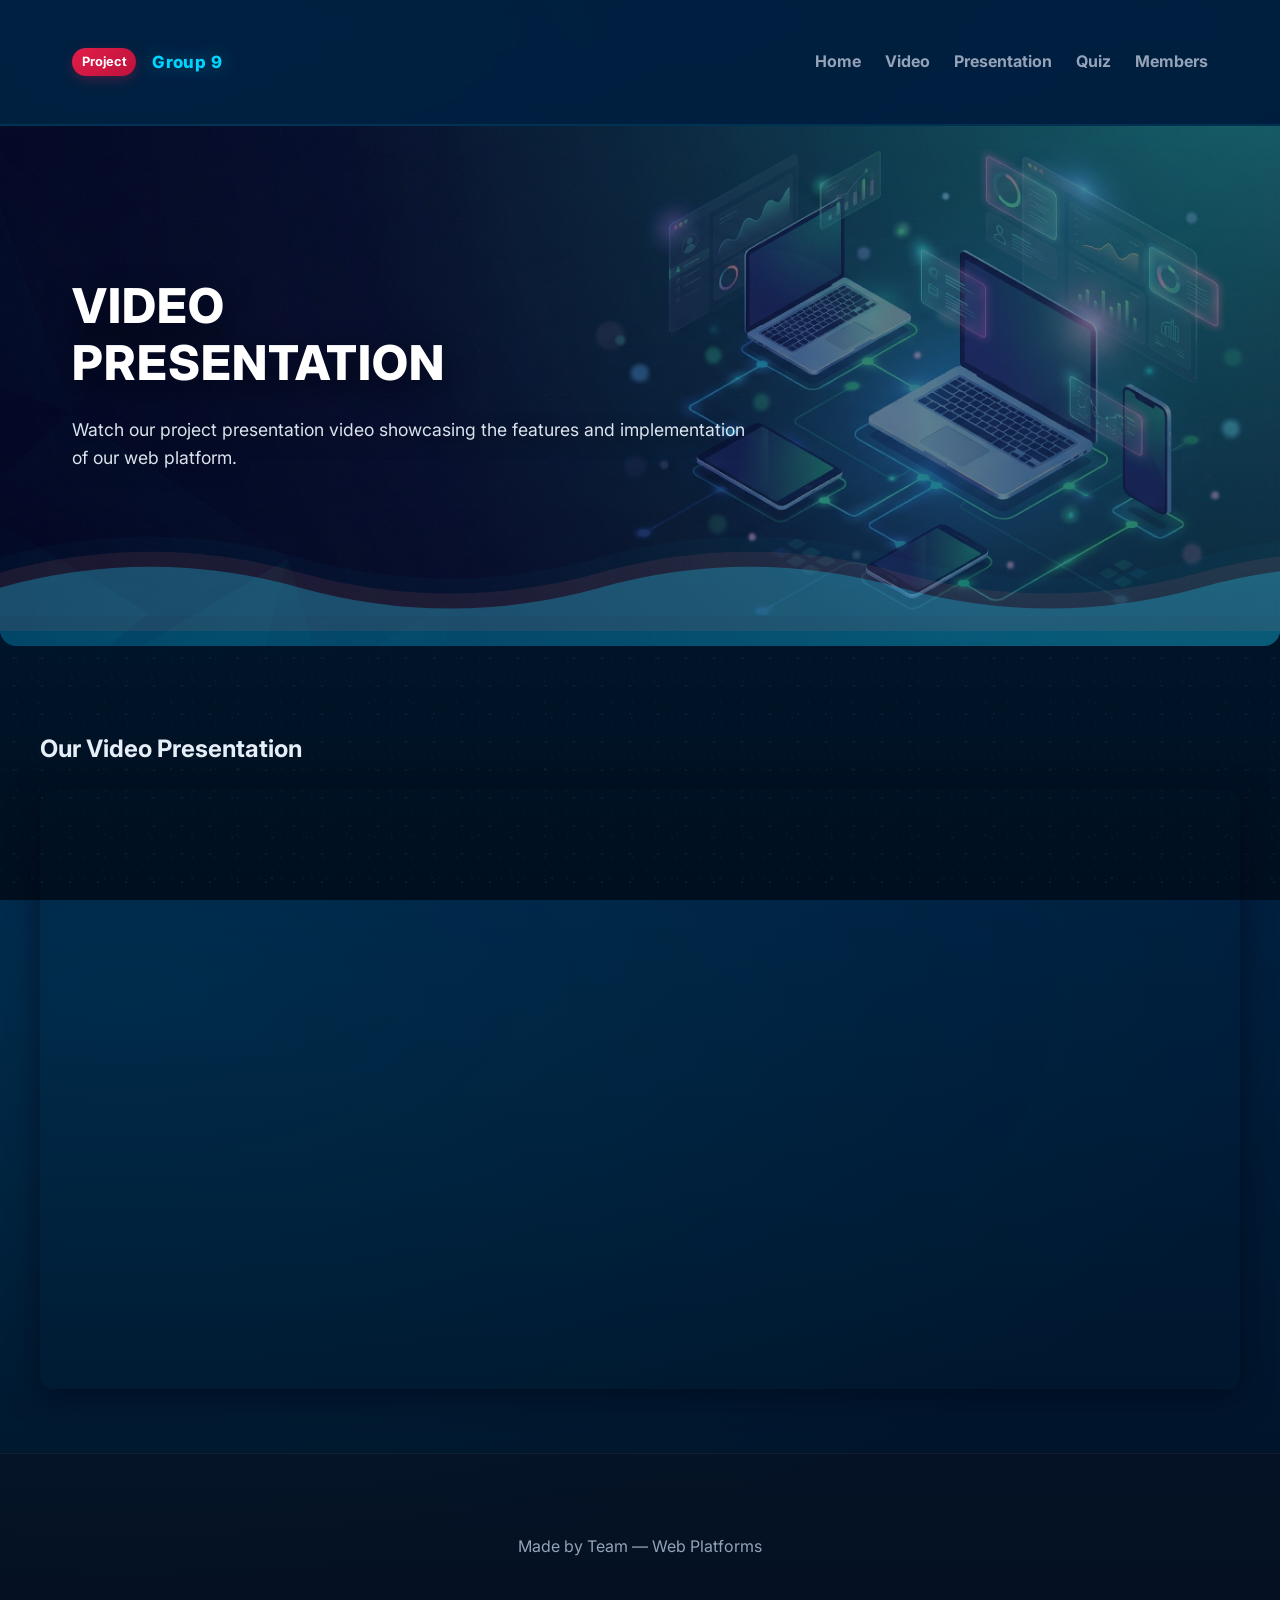
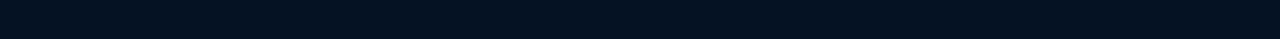
<file: video.html>
<!doctype html>
<html lang="en">
<head>
  <meta charset="utf-8">
  <meta name="viewport" content="width=device-width,initial-scale=1">
  <title>Video Presentation — Web Platforms</title>
  <link href="https://fonts.googleapis.com/css2?family=Inter:wght@300;400;700;800&display=swap" rel="stylesheet">
  <link rel="stylesheet" href="style.css">
</head>
<body>
  <header class="topbar">
    <div class="container topbar-inner">
      <div class="brand">
        <span class="ribbon">Project</span>
        <div class="logo">Group 9</div>
      </div>
      <nav class="main-nav">
        <a href="index.html">Home</a>
        <a href="video.html">Video</a>
        <a href="report.html">Presentation</a>
        <a href="Quiz.html">Quiz</a>
        <a href="index.html#presentation">Members</a>
      </nav>
    </div>
  </header>

  <main>
    <section class="hero" id="presentation">
      <div class="hero-overlay"></div>
      <div class="wave wave-1"></div>
      <div class="wave wave-2"></div>
      <div class="wave wave-3"></div>
      <div class="container hero-inner">
        <div class="hero-content">
          <h1>VIDEO<br>PRESENTATION</h1>
          <p class="lead">Watch our project presentation video showcasing the features and implementation of our web platform.</p>
        </div>
      </div>
    </section>

    <section class="presentation container" style="padding:4rem 0">
      <h2>Our Video Presentation</h2>
      <div class="video-card">
        <iframe width="100%" height="600" src="https://www.youtube.com/embed/qwFZYHgpFXk" title="YouTube video player" frameborder="0" allow="accelerometer; autoplay; clipboard-write; encrypted-media; gyroscope; picture-in-picture; web-share" allowfullscreen style="border-radius:12px;box-shadow:0 8px 30px rgba(2,6,23,0.6);display:block"></iframe>
      </div>
    </section>
  </main>

  <footer class="site-footer">
    <div class="container">
      <p>Made by Team — Web Platforms</p>
    </div>
  </footer>

  <script src="script.js"></script>
</body>
</html>
</file>
<file: style.css>
/* Modern, techy theme — extended for hero and cards */
:root{
  --bg:#001f3f;
  --card:#002855;
  --accent:#00d4ff; /* ocean blue */
  --accent-2:#ff6b6b; /* coral */
  --muted:#94a3b8;
  --glass: rgba(255,255,255,0.04);
  --container:1200px;
}

/* Keyframe Animations */
@keyframes fadeInUp {
  from {
    opacity: 0;
    transform: translateY(30px);
  }
  to {
    opacity: 1;
    transform: translateY(0);
  }
}

@keyframes fadeIn {
  from {
    opacity: 0;
  }
  to {
    opacity: 1;
  }
}

@keyframes slideInLeft {
  from {
    opacity: 0;
    transform: translateX(-40px);
  }
  to {
    opacity: 1;
    transform: translateX(0);
  }
}

@keyframes slideInRight {
  from {
    opacity: 0;
    transform: translateX(40px);
  }
  to {
    opacity: 1;
    transform: translateX(0);
  }
}

@keyframes scaleIn {
  from {
    opacity: 0;
    transform: scale(0.95);
  }
  to {
    opacity: 1;
    transform: scale(1);
  }
}

@keyframes float {
  0%, 100% {
    transform: translateY(0px);
  }
  50% {
    transform: translateY(-8px);
  }
}

@keyframes glow {
  0%, 100% {
    box-shadow: 0 8px 20px rgba(0,212,255,0.2);
  }
  50% {
    box-shadow: 0 12px 30px rgba(0,212,255,0.4);
  }
}

@keyframes shimmer {
  0% {
    background-position: -1000px 0;
  }
  100% {
    background-position: 1000px 0;
  }
}

@keyframes pulse {
  0%, 100% {
    opacity: 1;
  }
  50% {
    opacity: 0.7;
  }
}

@keyframes particleDrift {
  0% { transform: translateY(0px); }
  50% { transform: translateY(-18px); }
  100% { transform: translateY(0px); }
}

@keyframes wave {
  0% { 
    background-position: 0 0;
  }
  100% { 
    background-position: 600px 0;
  }
}

@keyframes waveFlow {
  0% { 
    transform: translateX(-50%) translateY(0);
  }
  50% {
    transform: translateX(-50%) translateY(-8px);
  }
  100% { 
    transform: translateX(-50%) translateY(0);
  }
}

/* Wave Elements */
.wave {
  position: absolute;
  bottom: 0;
  left: 0;
  width: 200%;
  height: 100px;
  background-image: url('data:image/svg+xml;utf8,<svg xmlns="http://www.w3.org/2000/svg" viewBox="0 0 1200 120" preserveAspectRatio="none"><path d="M0,50 Q300,0 600,50 T1200,50 L1200,120 L0,120 Z" fill="%2300d4ff" opacity="0.3"></path></svg>');
  background-size: 600px 100px;
  background-repeat: repeat-x;
  animation: wave 10s linear infinite;
  z-index: 1;
}

.wave-2 {
  bottom: 15px;
  animation: wave 12s linear infinite reverse;
  opacity: 0.5;
  background-image: url('data:image/svg+xml;utf8,<svg xmlns="http://www.w3.org/2000/svg" viewBox="0 0 1200 120" preserveAspectRatio="none"><path d="M0,50 Q300,0 600,50 T1200,50 L1200,120 L0,120 Z" fill="%23ff6b6b" opacity="0.2"></path></svg>');
}

.wave-3 {
  bottom: 30px;
  animation: wave 15s linear infinite;
  opacity: 0.3;
  background-image: url('data:image/svg+xml;utf8,<svg xmlns="http://www.w3.org/2000/svg" viewBox="0 0 1200 120" preserveAspectRatio="none"><path d="M0,50 Q300,0 600,50 T1200,50 L1200,120 L0,120 Z" fill="%2300d4ff" opacity="0.1"></path></svg>');
}

*{box-sizing:border-box}
html,body{height:100%}
body{
  margin:0;
  font-family: 'Inter', system-ui, -apple-system, 'Segoe UI', Roboto, 'Helvetica Neue', Arial;
  background: radial-gradient(1200px 600px at 10% 10%, rgba(0,212,255,0.08), transparent), linear-gradient(180deg,#001f3f 0%, #000f1f 100%);
  color:#e6eef8;
  -webkit-font-smoothing:antialiased;
  line-height:1.6;
  position:relative;
}
.container{position:relative;z-index:1}

/* Particle background */
body::before,
body::after{
  content:"";
  position:fixed;
  inset:0;
  pointer-events:none;
  z-index:0;
}
body::before{
  background-image:
    radial-gradient(rgba(255,255,255,0.14) 1px, transparent 1px),
    radial-gradient(rgba(0,212,255,0.18) 1px, transparent 1px),
    radial-gradient(rgba(255,107,107,0.16) 1px, transparent 1px);
  background-size: 28px 28px, 40px 40px, 56px 56px;
  background-position: 0 0, 12px 18px, 20px 10px;
  opacity:0.35;
  animation:particleDrift 8s ease-in-out infinite;
}
body::after{
  background-image:
    radial-gradient(rgba(255,255,255,0.1) 1px, transparent 1px),
    radial-gradient(rgba(0,212,255,0.12) 1px, transparent 1px);
  background-size: 22px 22px, 34px 34px;
  background-position: 6px 10px, 18px 4px;
  opacity:0.25;
  animation:particleDrift 12s ease-in-out infinite reverse;
}
.container{max-width:var(--container);margin:0 auto;padding:2rem 2rem}

/* Topbar */
.topbar{background:rgba(0,31,63,0.8);padding:1rem 0;position:relative;z-index:10;border-bottom:2px solid rgba(0,212,255,0.1);backdrop-filter:blur(8px);animation:slideInDown 0.6s ease}
.topbar-inner{display:flex;align-items:center;justify-content:space-between}
.brand{display:flex;align-items:center;gap:1rem}
.ribbon{background:linear-gradient(135deg,#e11d48,#be123c);color:#fff;padding:.25rem .6rem;border-radius:999px;font-weight:700;font-size:.8rem;box-shadow:0 4px 12px rgba(225,29,72,0.25);animation:pulse 3s ease-in-out infinite}
.logo{font-weight:800;letter-spacing:0.4px;font-size:1.05rem;color:var(--accent);text-shadow:0 0 20px rgba(0,212,255,0.4);animation:slideInLeft 0.8s ease}
.main-nav a{color:var(--muted);margin-left:1.25rem;text-decoration:none;font-weight:700;transition:color 0.3s ease}
.main-nav a.active{color:#fff}
.main-nav a:hover{color:var(--accent);text-shadow:0 0 10px rgba(0,212,255,0.5)}

/* Hero */
.hero{position:relative;padding:6rem 0;border-bottom-left-radius:16px;border-bottom-right-radius:16px;overflow:hidden;background-color:#001f3f;min-height:520px;display:flex;align-items:center;animation:fadeIn 1s ease}
/* background is handled by a pseudo element so we can flip it independently */
.hero::before{
  content: "";
  position:absolute;inset:0;z-index:0;
  background-image: url('assets/heross.png');
  background-size: cover;
  background-position: right center;
  
  transform-origin: center;
  filter: contrast(1.02) saturate(1.05);
}
/* stronger overlay for legibility on busy images */
.hero-overlay{position:absolute;inset:0;z-index:1;background:linear-gradient(180deg,rgba(2,6,23,0.45),rgba(2,6,23,0.5)), radial-gradient(600px 300px at 15% 25%, rgba(0,0,0,0.05), transparent)}
.hero-inner{position:relative;z-index:2;width:100%}
.hero-content{max-width:680px;animation:slideInLeft 0.8s ease 0.2s both}
.hero h1{font-size:3rem;margin:0 0 1.5rem;letter-spacing:1px;color:#ffffff;text-shadow:0 10px 30px rgba(2,6,23,0.85);line-height:1.2;font-weight:800;animation:fadeInUp 0.8s ease 0.3s both}
.lead{color:rgba(230,238,248,0.95);margin-bottom:1.5rem;text-shadow:0 6px 18px rgba(2,6,23,0.6);font-size:1.1rem;line-height:1.6;animation:fadeInUp 0.8s ease 0.4s both}
.hero-actions{display:flex;gap:1rem;flex-wrap:wrap;animation:fadeInUp 0.8s ease 0.5s both}
.cta{display:inline-block;background:linear-gradient(135deg,var(--accent),var(--accent-2));padding:.85rem 2rem;border-radius:12px;color:#000;text-decoration:none;font-weight:700;transition:transform 0.3s ease, box-shadow 0.3s ease;box-shadow:0 8px 20px rgba(0,212,255,0.3);border:none;cursor:pointer;position:relative;overflow:hidden}
.cta::before{content:'';position:absolute;inset:0;background:linear-gradient(90deg,transparent,rgba(255,255,255,0.3),transparent);transform:translateX(-100%);animation:shimmer 2s infinite}
.cta:hover{transform:translateY(-3px);box-shadow:0 12px 30px rgba(0,212,255,0.5)}
.cta.ghost{background:transparent;border:1.5px solid rgba(255,255,255,0.2);color:#e6eef8;transition:all 0.3s ease;box-shadow:none}
.cta.ghost:hover{background:rgba(0,212,255,0.1);border-color:var(--accent);box-shadow:0 8px 20px rgba(0,212,255,0.3)}

/* Add a subtle fade for very small devices */
@media (max-width:480px){.hero-overlay{background:linear-gradient(180deg,rgba(2,6,23,0.55),rgba(2,6,23,0.65))}}

@keyframes slideInDown {
  from {
    opacity: 0;
    transform: translateY(-20px);
  }
  to {
    opacity: 1;
    transform: translateY(0);
  }
}

/* Cards */
.cards-section{padding:5rem 0;animation:fadeInUp 1s ease}
.cards-section h2{margin-top:0;margin-bottom:0.5rem;font-size:2.2rem;color:#fff;font-weight:800;animation:fadeInUp 0.8s ease}
.cards-section .muted{margin-bottom:2.5rem;display:block;font-size:1rem;animation:fadeInUp 0.8s ease 0.1s both}
.cards-grid{display:grid;grid-template-columns:repeat(4,1fr);gap:2rem;margin-top:2rem}
.card-link{text-decoration:none;color:inherit;display:block;transition:all 0.3s ease}
.card{background:linear-gradient(180deg,rgba(255,255,255,0.03),rgba(255,255,255,0.008));border-radius:16px;overflow:hidden;border:1px solid rgba(255,255,255,0.08);box-shadow:0 10px 40px rgba(2,6,23,0.5);cursor:pointer;transition:all .3s cubic-bezier(0.4, 0, 0.2, 1)}
.card.in-view{animation:bounceIn 1.2s cubic-bezier(0.34, 1.56, 0.64, 1) both}
.card:nth-child(1).in-view{animation-delay:0.2s}
.card:nth-child(2).in-view{animation-delay:0.4s}
.card:nth-child(3).in-view{animation-delay:0.6s}
.card:nth-child(4).in-view{animation-delay:0.8s}
.card:hover{transform:translateY(-12px);box-shadow:0 25px 50px rgba(0,212,255,0.2);border-color:rgba(0,212,255,0.3)}
.card-media{height:180px;background-size:cover;background-position:center;transition:transform 0.4s ease;border-bottom:1px solid rgba(255,255,255,0.05)}
.card:hover .card-media{transform:scale(1.08)}
.card-body{padding:1.5rem}
.card-body h3{margin:0 0 .6rem;color:#fff;font-size:1.15rem;font-weight:700}
.card-body .muted{color:var(--muted);font-size:.95rem;line-height:1.5;margin:0}
.card.highlight{border:1.5px solid rgba(255,214,56,0.4);background:linear-gradient(180deg,rgba(255,214,56,0.05),transparent);box-shadow:0 10px 40px rgba(255,214,56,0.12)}

/* Members Section */
.members-section{padding:5rem 0;animation:fadeInUp 1s ease}
.members-section h2{margin-top:0;margin-bottom:0.5rem;font-size:2.2rem;color:#fff;font-weight:800;animation:fadeInUp 0.8s ease}
.members-section .muted{margin-bottom:2.5rem;display:block;font-size:1rem;animation:fadeInUp 0.8s ease 0.1s both}
.members-grid{display:grid;grid-template-columns:repeat(3,1fr);gap:2.5rem;margin-top:2rem}
.member-card{background:linear-gradient(180deg,rgba(255,255,255,0.03),rgba(255,255,255,0.008));border-radius:16px;overflow:hidden;border:1px solid rgba(255,255,255,0.08);box-shadow:0 10px 40px rgba(2,6,23,0.5);cursor:pointer;transition:all .3s cubic-bezier(0.4, 0, 0.2, 1);text-align:center}
.member-card.in-view{animation:bounceIn 1.2s cubic-bezier(0.34, 1.56, 0.64, 1) both}
.member-card:nth-child(1).in-view{animation-delay:0.3s}
.member-card:nth-child(2).in-view{animation-delay:0.5s}
.member-card:nth-child(3).in-view{animation-delay:0.7s}
.member-card:hover{transform:translateY(-15px) scale(1.02);box-shadow:0 30px 70px rgba(0,212,255,0.25);border-color:rgba(0,212,255,0.3)}
.member-image{width:100%;height:300px;overflow:hidden;position:relative}
.member-image img{width:100%;height:100%;object-fit:cover;transition:transform .4s cubic-bezier(0.4, 0, 0.2, 1)}
.member-card:hover .member-image img{transform:scale(1.12) rotate(2deg)}
.member-info{padding:1.75rem}
.member-name{margin:0 0 0.5rem;color:#fff;font-size:1.25rem;font-weight:800}
.member-role{margin:0 0 0.5rem;color:var(--accent);font-size:1rem;font-weight:600}
.member-section{margin:0;color:var(--muted);font-size:0.95rem}

.site-footer{padding:2rem 0;border-top:2px solid rgba(0,212,255,0.1);text-align:center;color:var(--muted);background:rgba(0,31,63,0.6);animation:fadeIn 1s ease}

/* Report slide styles used by report.html */
.slides{position:relative;max-width:1000px;margin:2rem auto}
.import-controls{display:flex;gap:.75rem;align-items:center;margin-bottom:.75rem;animation:fadeInUp 0.8s ease}
.upload-btn{background:linear-gradient(135deg,var(--accent),var(--accent-2));color:#000;padding:.6rem .95rem;border-radius:10px;cursor:pointer;font-weight:700;transition:all 0.3s ease;box-shadow:0 4px 12px rgba(0,212,255,0.3)}
.upload-btn:hover{transform:translateY(-2px);box-shadow:0 8px 20px rgba(0,212,255,0.4)}
/* single slide viewer (centered, buttons under) */
.slides-viewer{display:flex;flex-direction:column;gap:1.5rem;align-items:center;justify-content:center;margin-top:2rem;animation:fadeInUp 0.8s ease 0.2s both}
.slide-frame{width:100%;max-width:1100px;min-height:540px;background:linear-gradient(180deg,rgba(255,255,255,0.02),rgba(255,255,255,0.008));padding:1.75rem;border-radius:16px;border:1px solid rgba(255,255,255,0.08);box-shadow:0 25px 70px rgba(2,6,23,0.6);animation:scaleIn 0.8s ease}
.slide-frame .slide-inner{background:linear-gradient(180deg,#001f3f,rgba(0,31,63,0.5));padding:1.5rem;border-radius:12px;border:1px solid rgba(0,212,255,0.1)}
/* controls under the slide, centered */
.slide-controls{display:flex;gap:1rem;justify-content:center;align-items:center;margin-top:1rem;animation:fadeInUp 0.8s ease 0.4s both}
.slide-controls .btn{min-width:120px;padding:.8rem 1.2rem;border-radius:10px}
.slide-controls .btn{background:transparent;border:1.5px solid rgba(255,255,255,0.1);transition:all 0.3s ease}
.slide-controls .btn:hover{background:rgba(255,255,255,0.05);border-color:rgba(0,212,255,0.4)}
.slide-controls .btn.primary{background:linear-gradient(135deg,var(--accent),var(--accent-2));color:#000;border:none;box-shadow:0 4px 12px rgba(0,212,255,0.3)}
.slide-controls .btn.primary:hover{box-shadow:0 8px 20px rgba(0,212,255,0.4)}

.slide{display:block;padding:0;background:transparent;border-radius:6px;border:none}
.slide img.slide-image{width:100%;height:auto;border-radius:10px;display:block;margin-bottom:.85rem;box-shadow:0 20px 60px rgba(2,6,23,0.6);animation:fadeIn 0.8s ease}
.slide h3{margin:.15rem 0 .35rem;color:var(--accent);font-size:1.15rem}
.slide .content{color:var(--muted);margin-top:0;padding:.6rem;border-radius:6px;border:1px dashed rgba(255,255,255,0.05);background:transparent}
.slide-meta{display:flex;align-items:center;justify-content:space-between;padding:.75rem 1rem;margin-top:.8rem;border-radius:10px;background:linear-gradient(90deg,rgba(255,255,255,0.02),transparent);border:1px solid rgba(255,255,255,0.05);animation:fadeInUp 0.6s ease 0.3s both}
.slide-meta .meta-text{display:flex;flex-direction:column;gap:.15rem}
.slide-meta .meta-controls{display:flex;gap:.8rem;align-items:center}
.slide-meta .title{font-weight:700;color:var(--accent)}
.slide-meta .desc{color:var(--muted);font-size:.95rem}
#slideIndicator{margin-left:0;color:var(--muted);font-weight:600}

/* tighten footer tip */
.site-footer{padding:2rem 0;border-top:1px solid rgba(255,255,255,0.05);text-align:center;color:var(--muted);background:rgba(11,16,32,0.5)}

@media (max-width:900px){.slides-viewer{flex-direction:column}.slide-controls{flex-direction:row;justify-content:center;width:auto}.slide-controls .btn{min-width:64px}.slide-frame{max-width:100%;min-height:320px}}
/* Modal for practice questions */
.modal{position:fixed;inset:0;display:flex;align-items:center;justify-content:center;background:rgba(2,6,23,0.7);visibility:hidden;opacity:0;transition:opacity .2s ease,visibility .2s ease;backdrop-filter:blur(4px)}
.modal.open{visibility:visible;opacity:1;animation:fadeIn 0.3s ease}
.modal-content{background:linear-gradient(180deg,#001f3f,#002855);padding:1.5rem;border-radius:14px;max-width:720px;width:100%;color:#e6eef8;border:1px solid rgba(0,212,255,0.15);box-shadow:0 20px 60px rgba(0,31,63,0.8);animation:scaleIn 0.4s ease}
.modal-close{position:absolute;right:1rem;top:1rem;background:transparent;border:none;color:var(--muted);font-size:1.1rem;cursor:pointer;transition:all 0.2s ease}
.modal-close:hover{color:#fff;transform:rotate(90deg)}

@media (max-width:900px){.slides-grid{grid-template-columns:1fr}.slides-col{max-height:none}}

/* Thumbnails and small extras for report slides */
.thumbs{display:flex;gap:.5rem;flex-wrap:wrap;margin-top:.6rem}
.thumbs button{border:none;background:transparent;padding:0;border-radius:6px;cursor:pointer;opacity:.75;border:1px solid rgba(255,255,255,0.05);transition:all 0.2s ease}
.thumbs button:hover{opacity:1;border-color:rgba(0,212,255,0.3);transform:scale(1.05)}
.thumbs button.active{outline:3px solid rgba(0,212,255,0.2);opacity:1;border-color:var(--accent)}
.thumbs img{width:84px;height:56px;object-fit:cover;border-radius:6px;display:block}
.slide-counter{font-size:.95rem;color:var(--muted);align-self:center}

.btn.active, .btn.autoplay-active{background:linear-gradient(135deg,var(--accent),var(--accent-2));color:#000;border:none;box-shadow:0 4px 12px rgba(0,212,255,0.3)}

/* Quiz Styles */
.quiz-section{padding:5rem 0;animation:fadeInUp 1s ease}
.quiz-section h2{margin-top:0;margin-bottom:0.5rem;font-size:2.2rem;color:#fff;font-weight:800;animation:fadeInUp 0.8s ease}
.quiz-section .muted{margin-bottom:2.5rem;display:block;font-size:1rem;animation:fadeInUp 0.8s ease 0.1s both}
.quiz-form{max-width:800px;margin:0 auto}
.quiz-question{margin-bottom:2.5rem;padding:1.75rem;background:linear-gradient(180deg,rgba(255,255,255,0.03),rgba(255,255,255,0.008));border-radius:14px;border:1px solid rgba(255,255,255,0.08);transition:all 0.3s ease}
.quiz-question.in-view{animation:slideInLeft 1s ease both}
.quiz-question:nth-child(1).in-view{animation-delay:0.3s}
.quiz-question:nth-child(2).in-view{animation-delay:0.5s}
.quiz-question:nth-child(3).in-view{animation-delay:0.7s}
.quiz-question:hover{border-color:rgba(0,212,255,0.2);box-shadow:0 12px 30px rgba(0,212,255,0.15);transform:translateX(8px)}
.quiz-question h3{margin:0 0 1.25rem;color:#fff;font-size:1.2rem;font-weight:700}
.quiz-options{display:flex;flex-direction:column;gap:0.85rem}
.quiz-option{display:flex;align-items:flex-start;gap:0.75rem;padding:0.9rem;border-radius:10px;cursor:pointer;transition:all 0.2s ease;border:1.5px solid transparent;background:rgba(255,255,255,0.02);animation:fadeInUp 0.6s ease}
.quiz-option:hover{background:rgba(0,212,255,0.12);border-color:rgba(0,212,255,0.4);transform:translateX(8px)}
.quiz-option input[type="radio"]{margin-top:0.2rem;cursor:pointer;accent-color:var(--accent)}
.quiz-option span{color:var(--muted);line-height:1.5;flex:1}
.quiz-option input[type="radio"]:checked + span{color:#fff;font-weight:600}
.quiz-actions{display:flex;gap:1rem;justify-content:center;margin-top:2rem;animation:fadeInUp 0.8s ease 0.2s both}
.quiz-results h3{margin:0 0 0.5rem;color:var(--accent);font-size:1.3rem}
.quiz-results p{color:var(--muted);font-size:1.1rem;margin:0}

@media (max-width:1100px){
  .cards-grid{grid-template-columns:repeat(2,1fr)}
  .members-grid{grid-template-columns:repeat(2,1fr)}
} 
@media (max-width:700px){
  .main-nav{display:none}
  .hero{padding:4rem 0;min-height:420px}
  .hero h1{font-size:2.1rem;line-height:1.3}
  .hero .lead{font-size:0.95rem}
  .cards-grid{grid-template-columns:1fr}
  .members-grid{grid-template-columns:1fr}
  .container{padding:1.5rem}
  .cards-section{padding:4rem 0}
  .members-section{padding:4rem 0}
  .member-image{height:240px}
  .hero-actions{flex-direction:column}
  .hero-actions .cta{width:100%;text-align:center}
}
</file>
